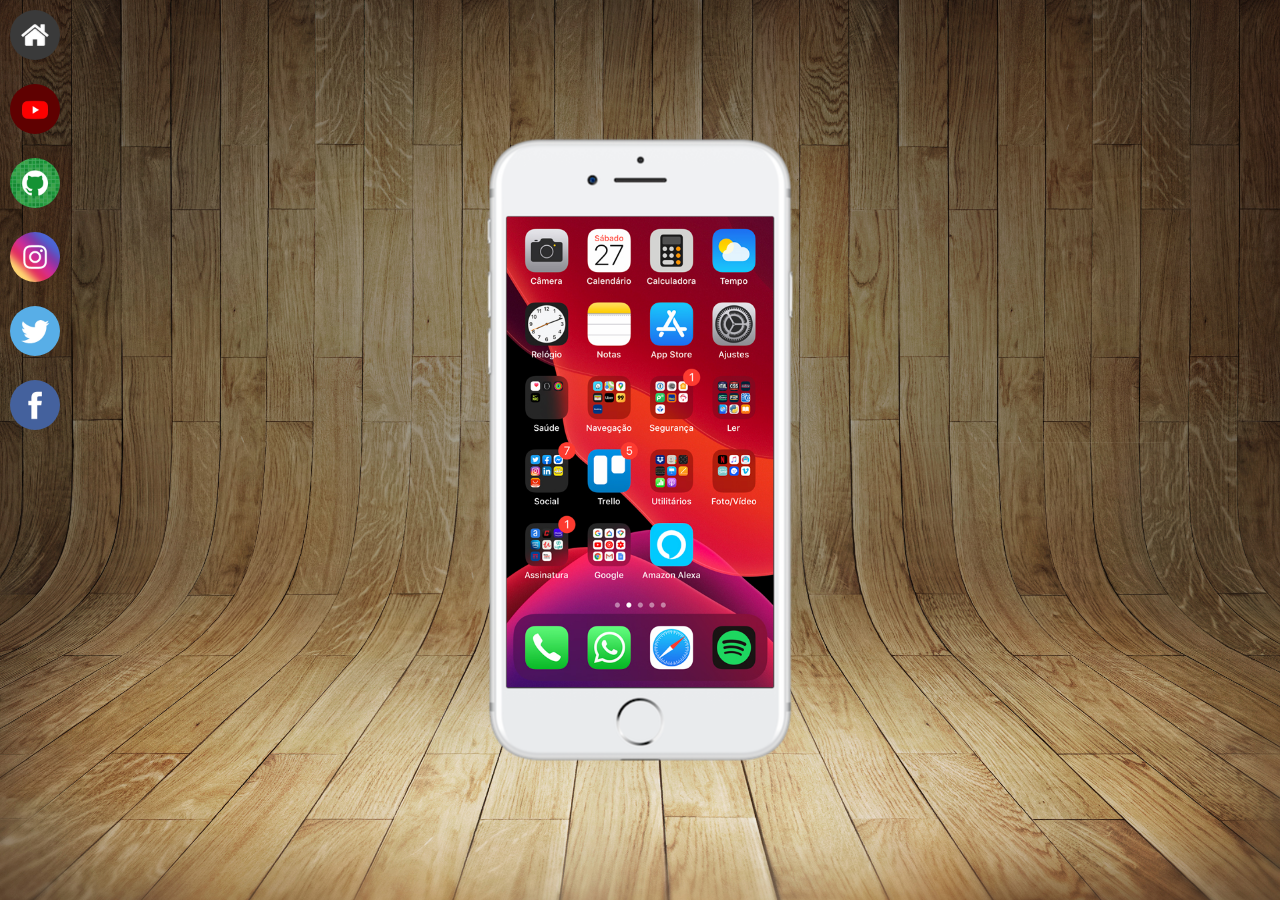
<file: index.html>
<!DOCTYPE html>
<html lang="pt-br">
<head>
    <meta charset="UTF-8">
    <meta http-equiv="X-UA-Compatible" content="IE=edge">
    <meta name="viewport" content="width=device-width, initial-scale=1.0">
    <link rel="shortcut icon" href="favicon.ico" type="image/x-icon">

    <link rel="stylesheet" href="estilos/style.css">

    <title>Projeto Redes Sociais</title>
</head>


<body>

    <main>
        <section id="telefone">
            <iframe src="home.html" name="tela" id="tela" frameborder="0"></iframe>
        </section>


        <section id="redes-sociais">
            <a href="home.html" target="tela"> <img src="imagens/logo-home.jpg" alt="home"></a> <br>

            <a href="youtube.html" target="tela"> <img src="imagens/logo-youtube.jpg" alt="youtube"></a> <br>

            <a href="github.html" target="tela"> <img src="imagens/logo-github.jpg" alt="github"></a> <br>

            <a href="instagram.html" target="tela"> <img src="imagens/logo-instagram.jpg" alt="instagram"></a> <br>

            <a href="twitter.html" target="tela"> <img src="imagens/logo-twitter.jpg" alt="twitter"></a> <br>

            <a href="facebook.html" target="tela"> <img src="imagens/logo-facebook.jpg" alt="home"></a> <br>
        </section>
    </main>
    
</body>
</html>
</file>
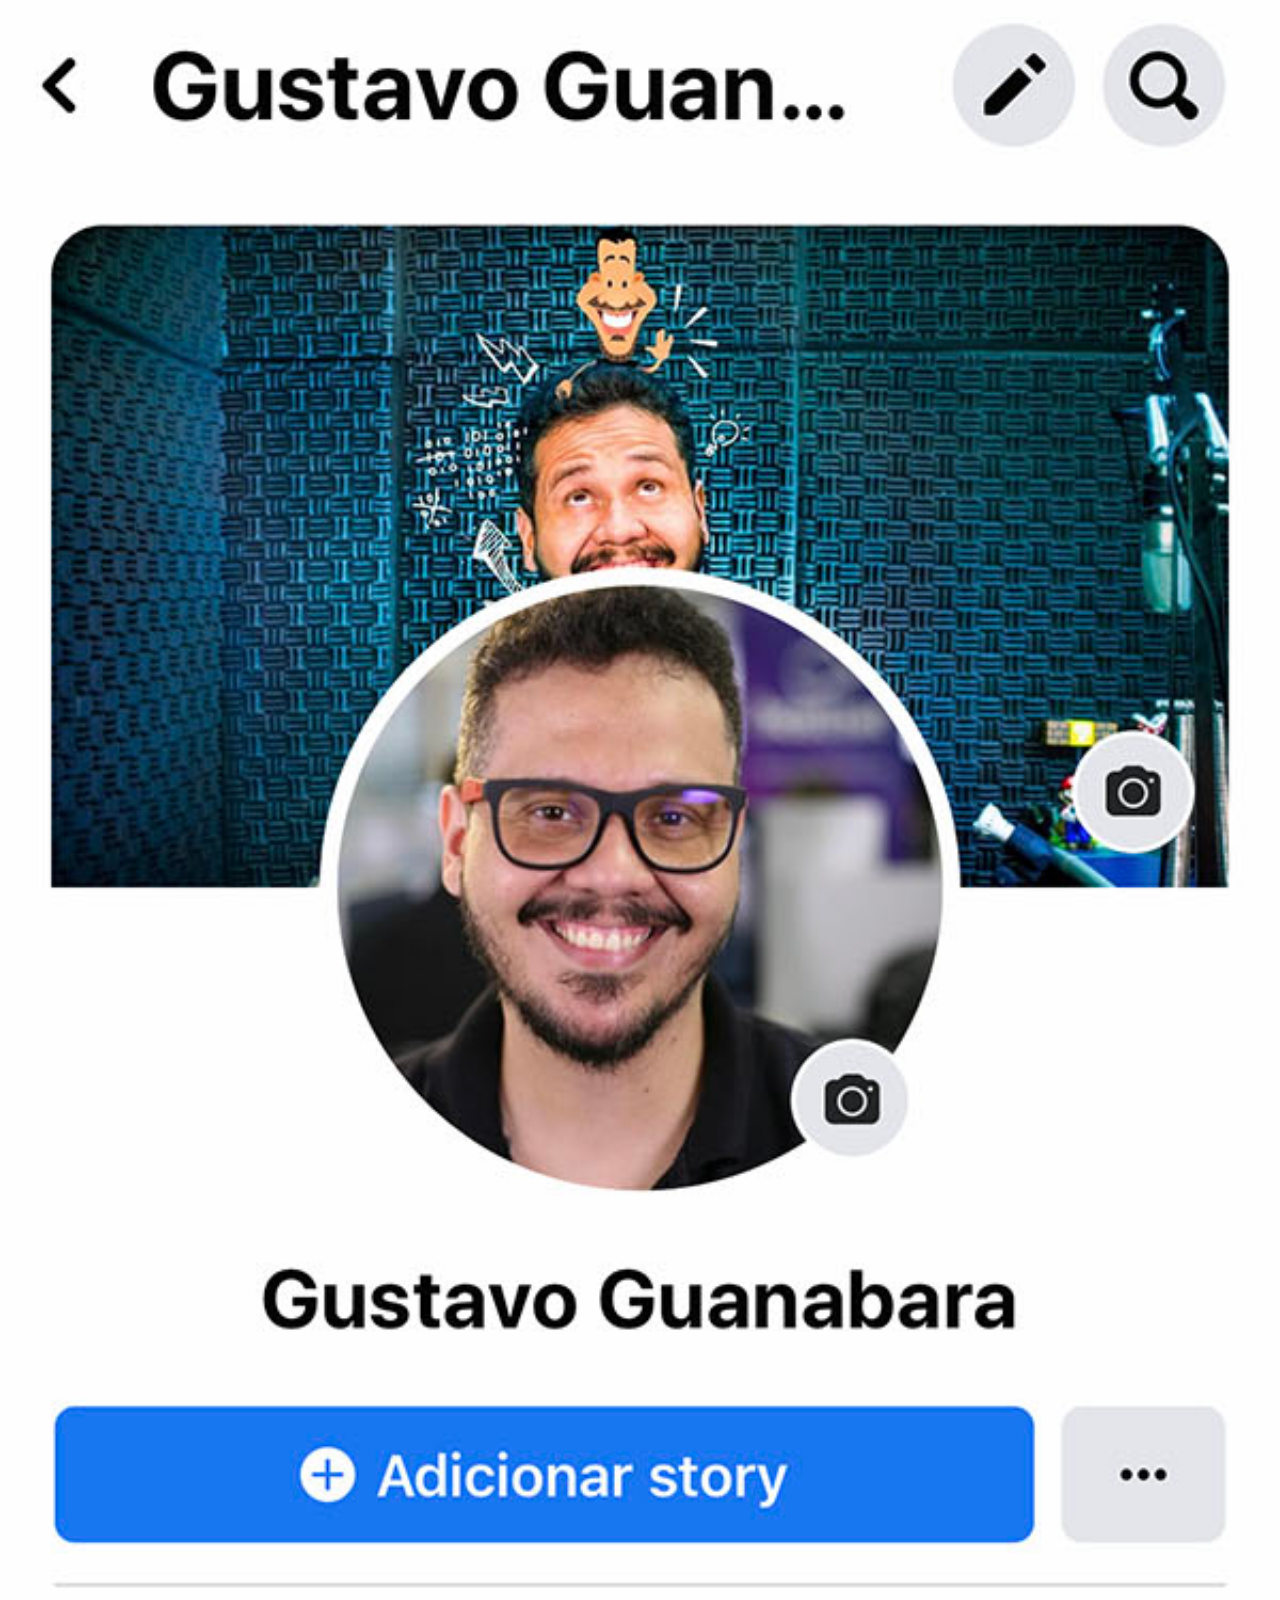
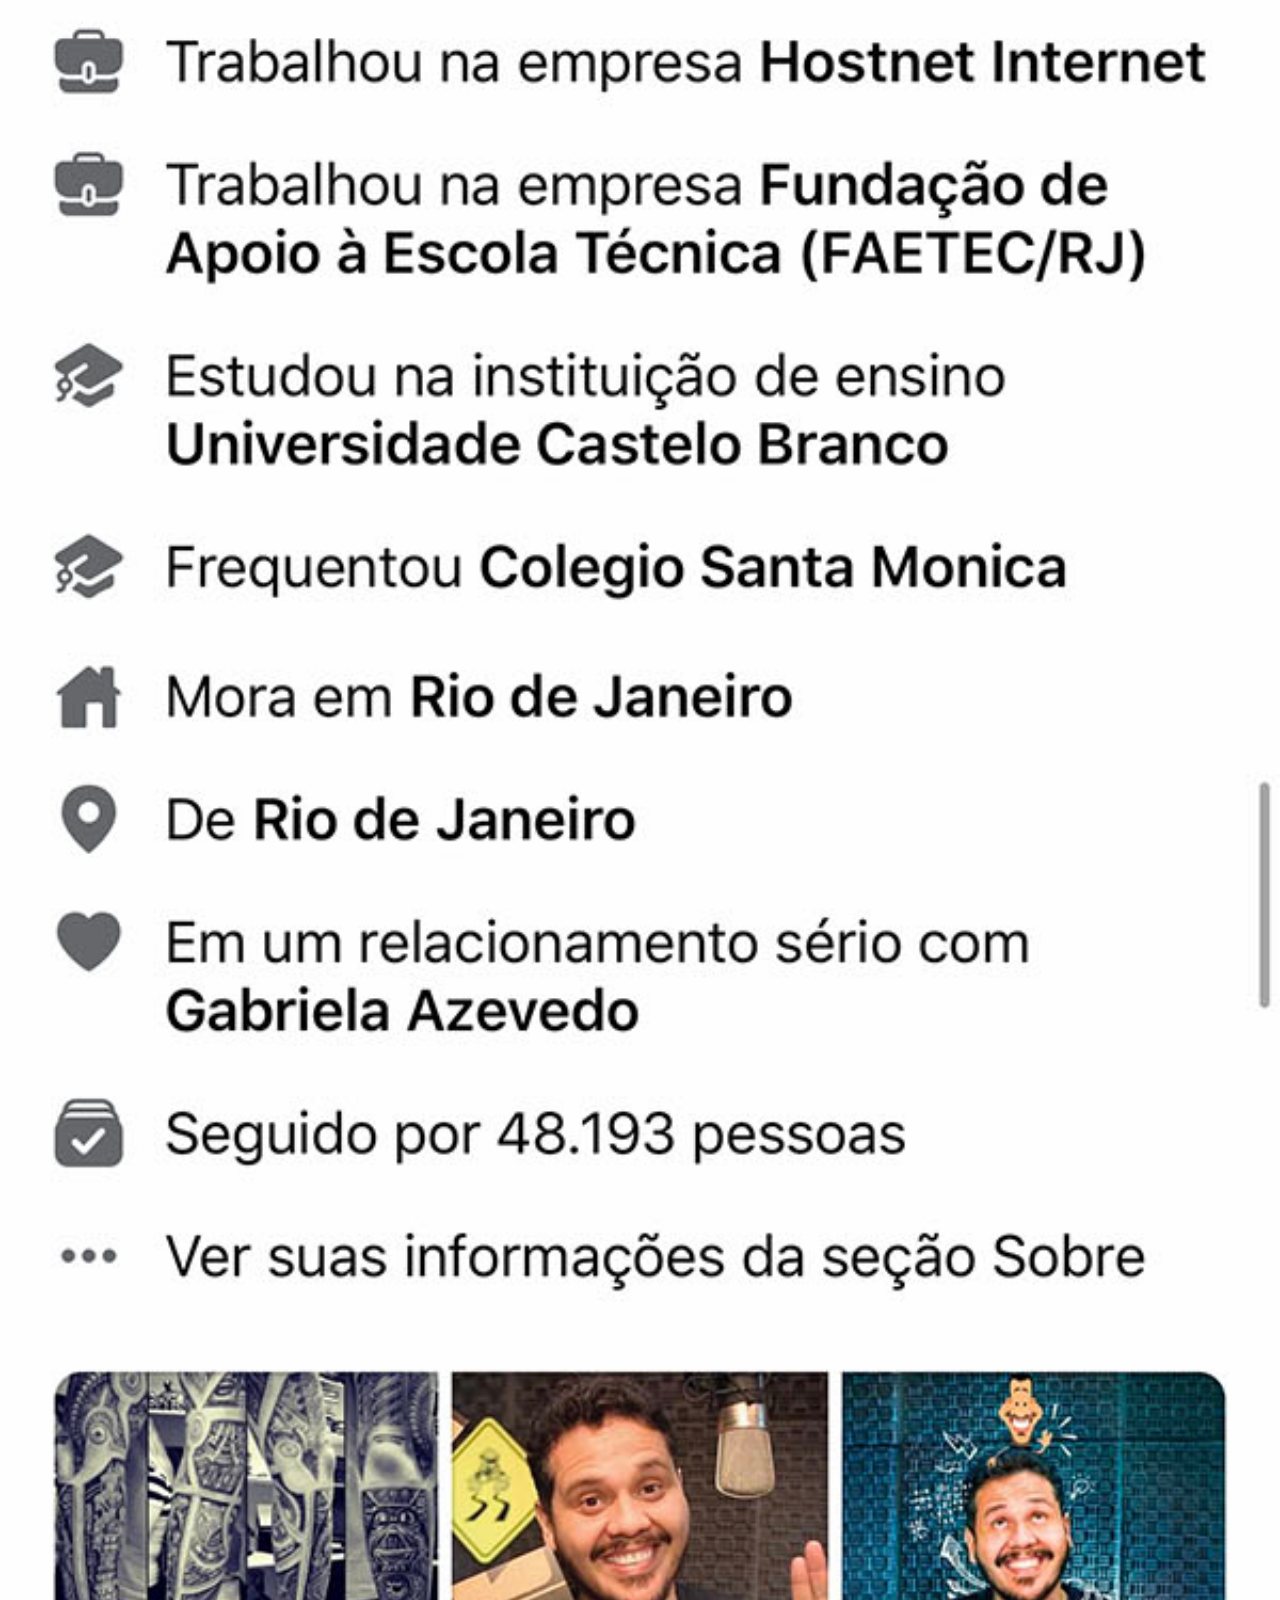
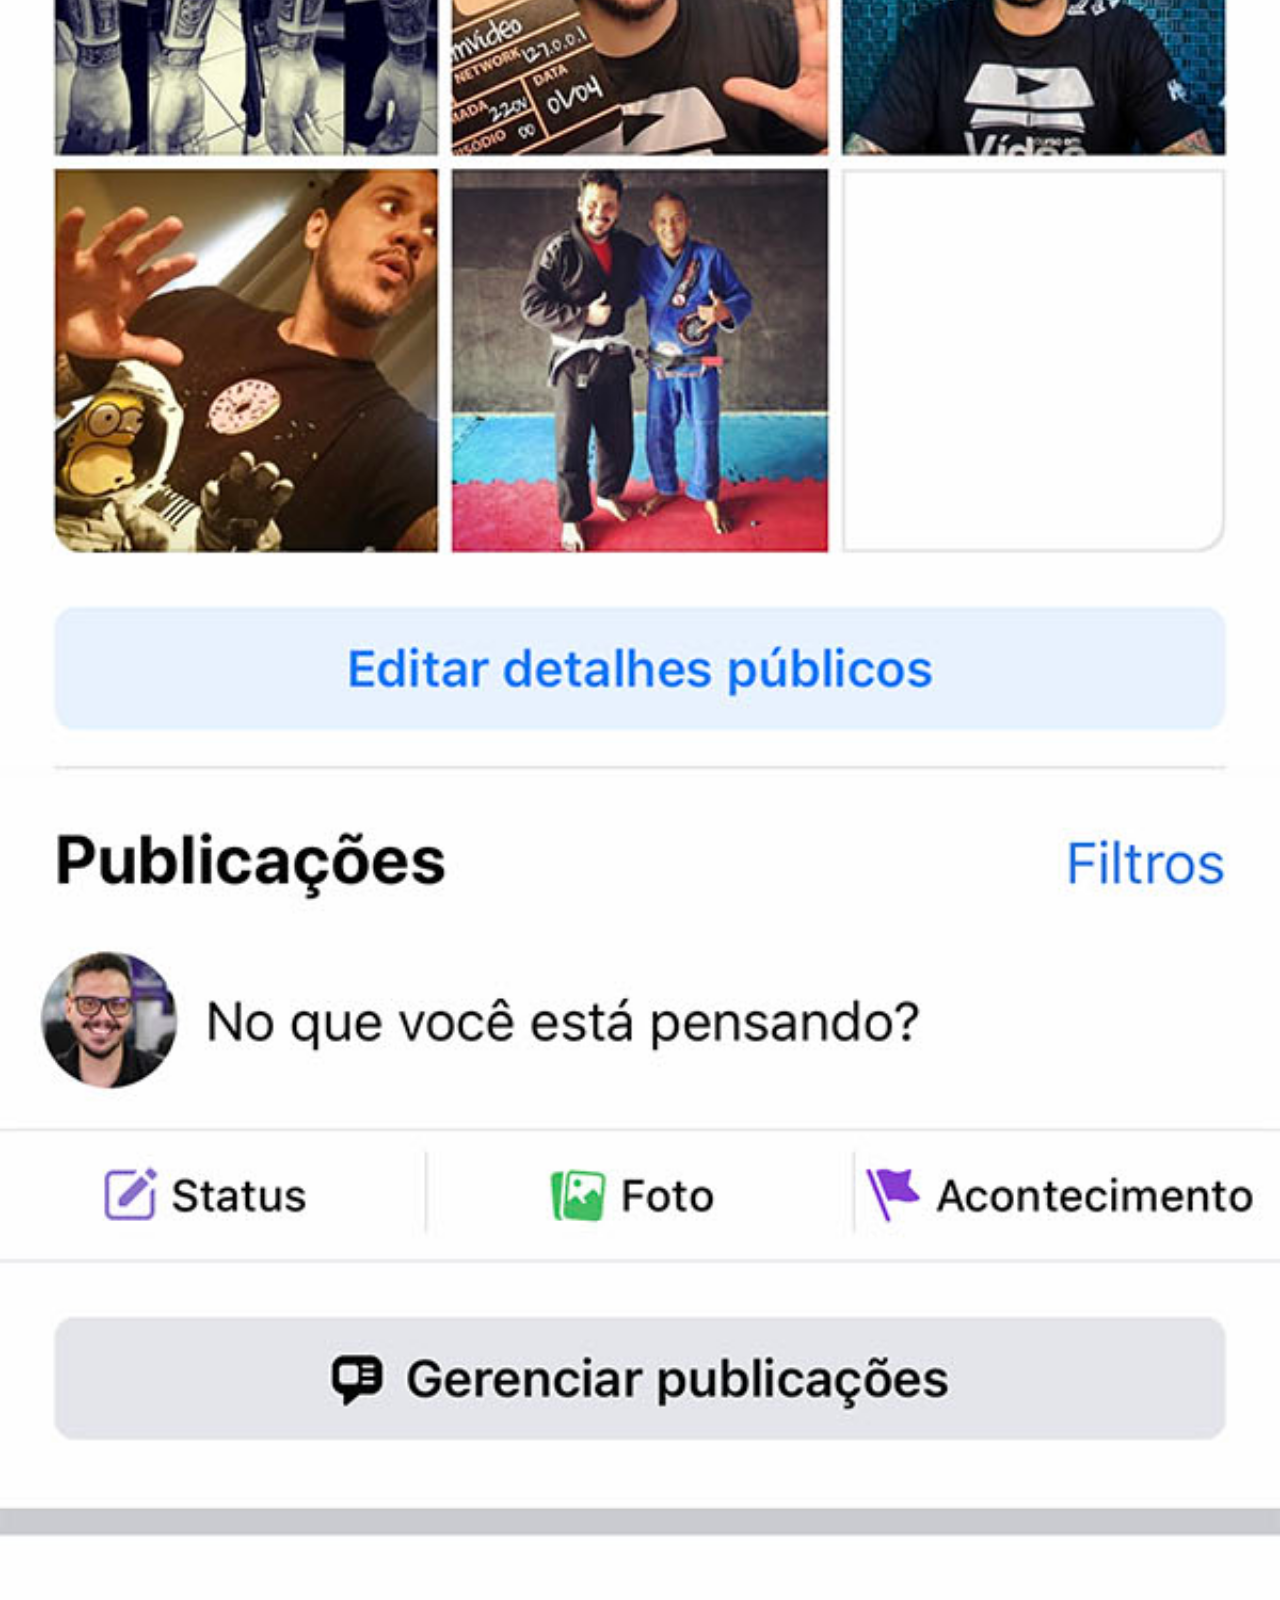
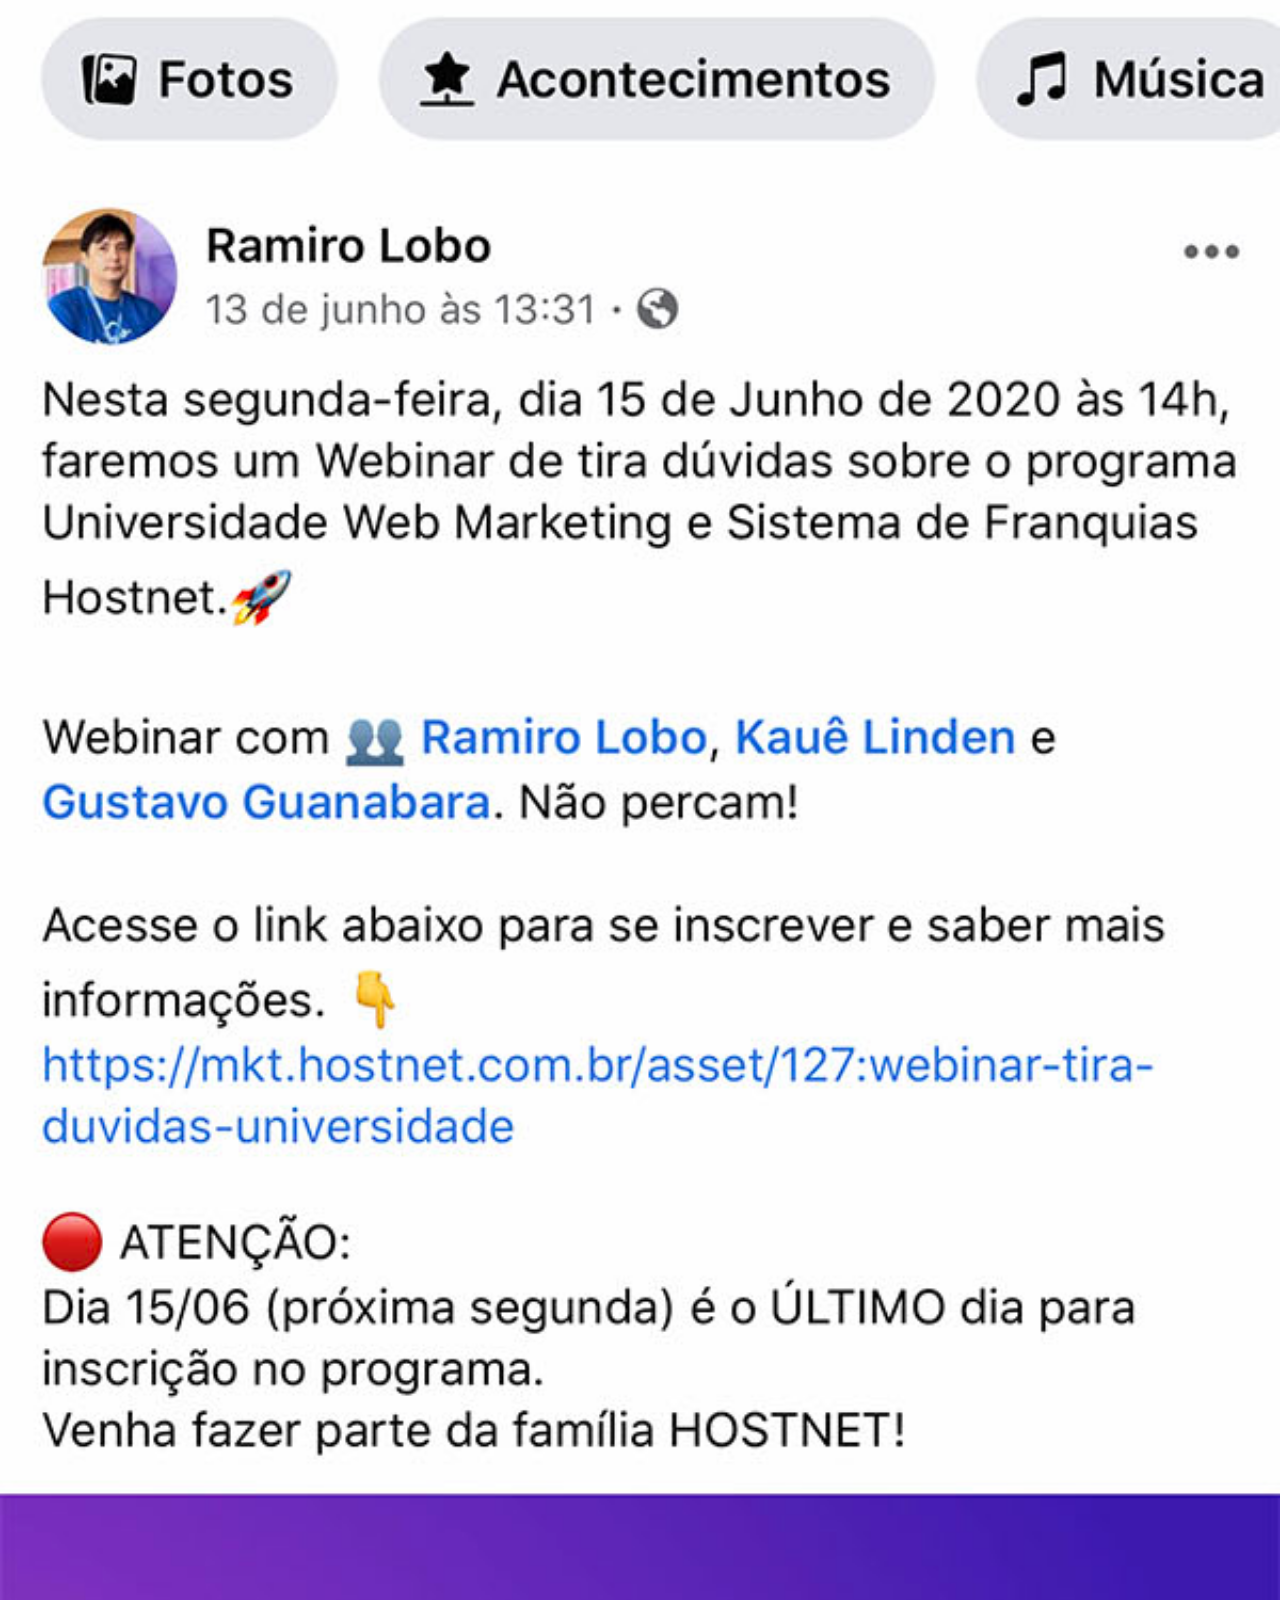
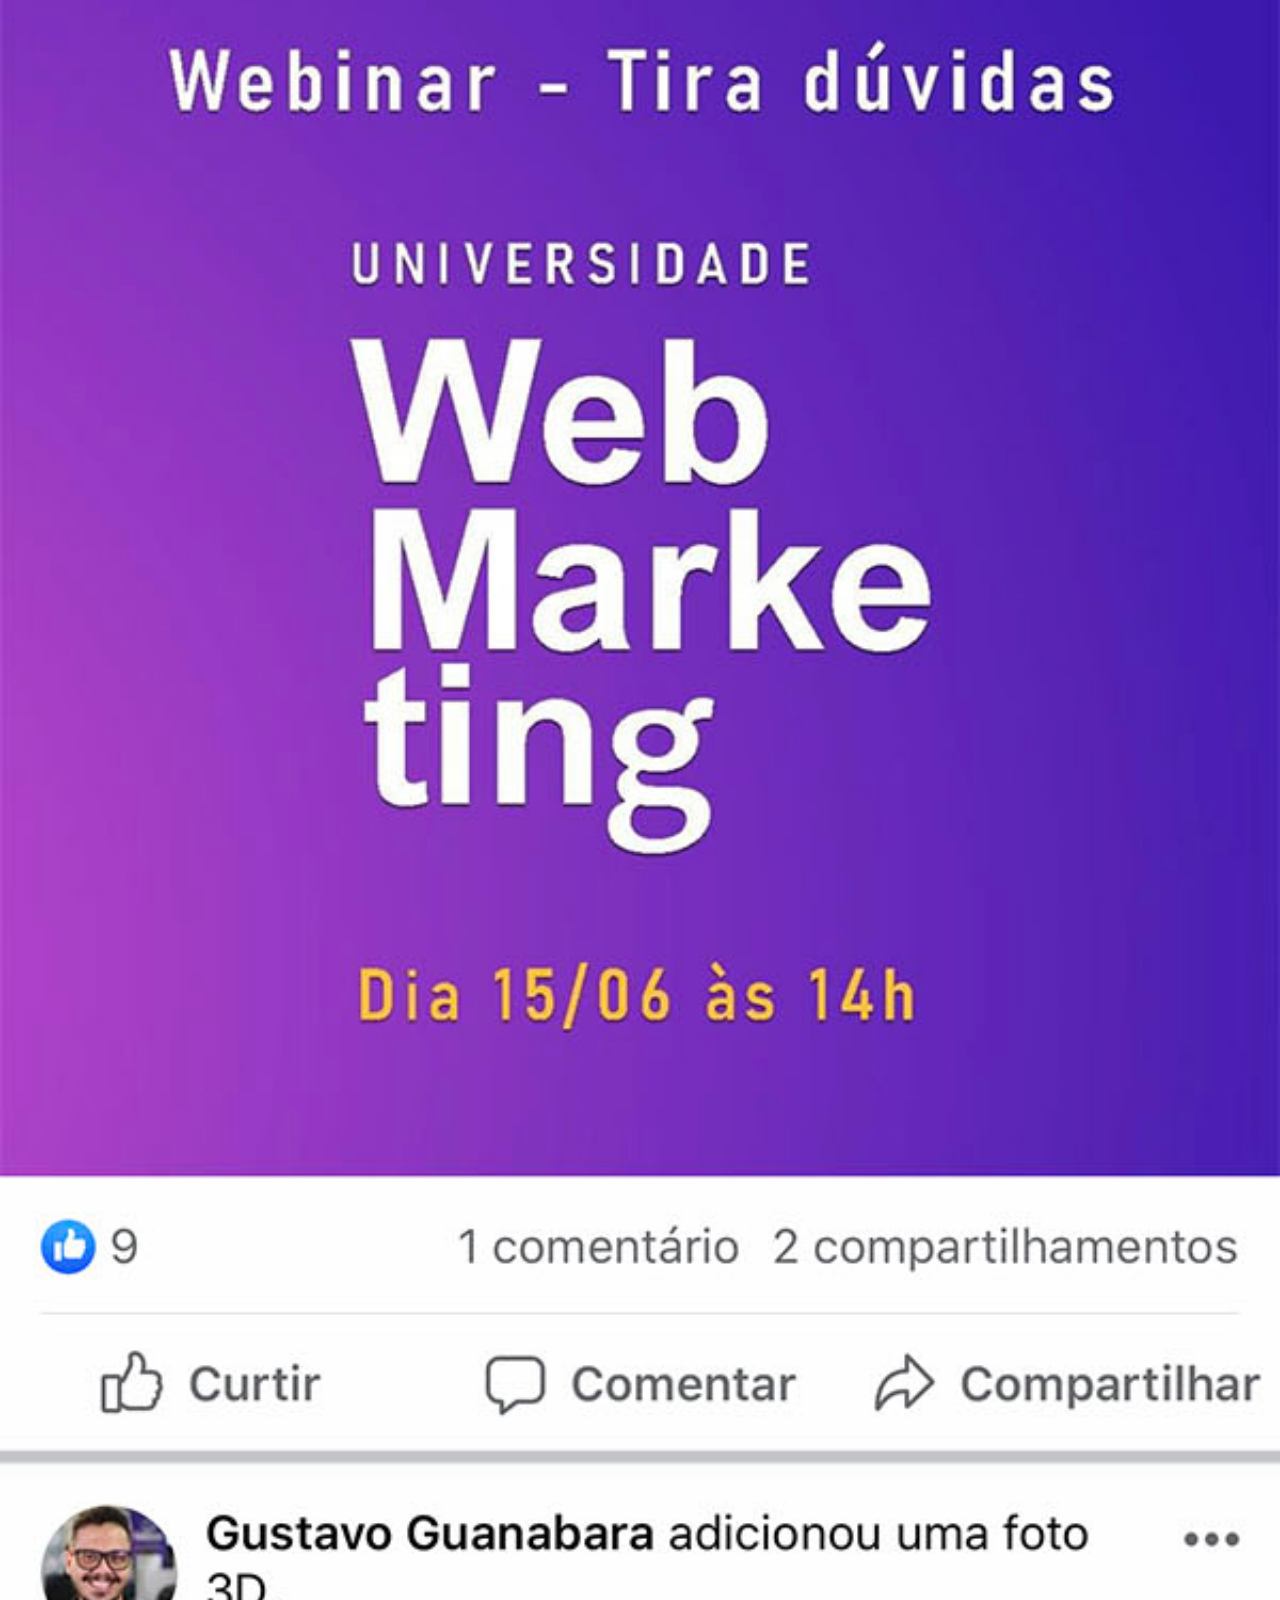
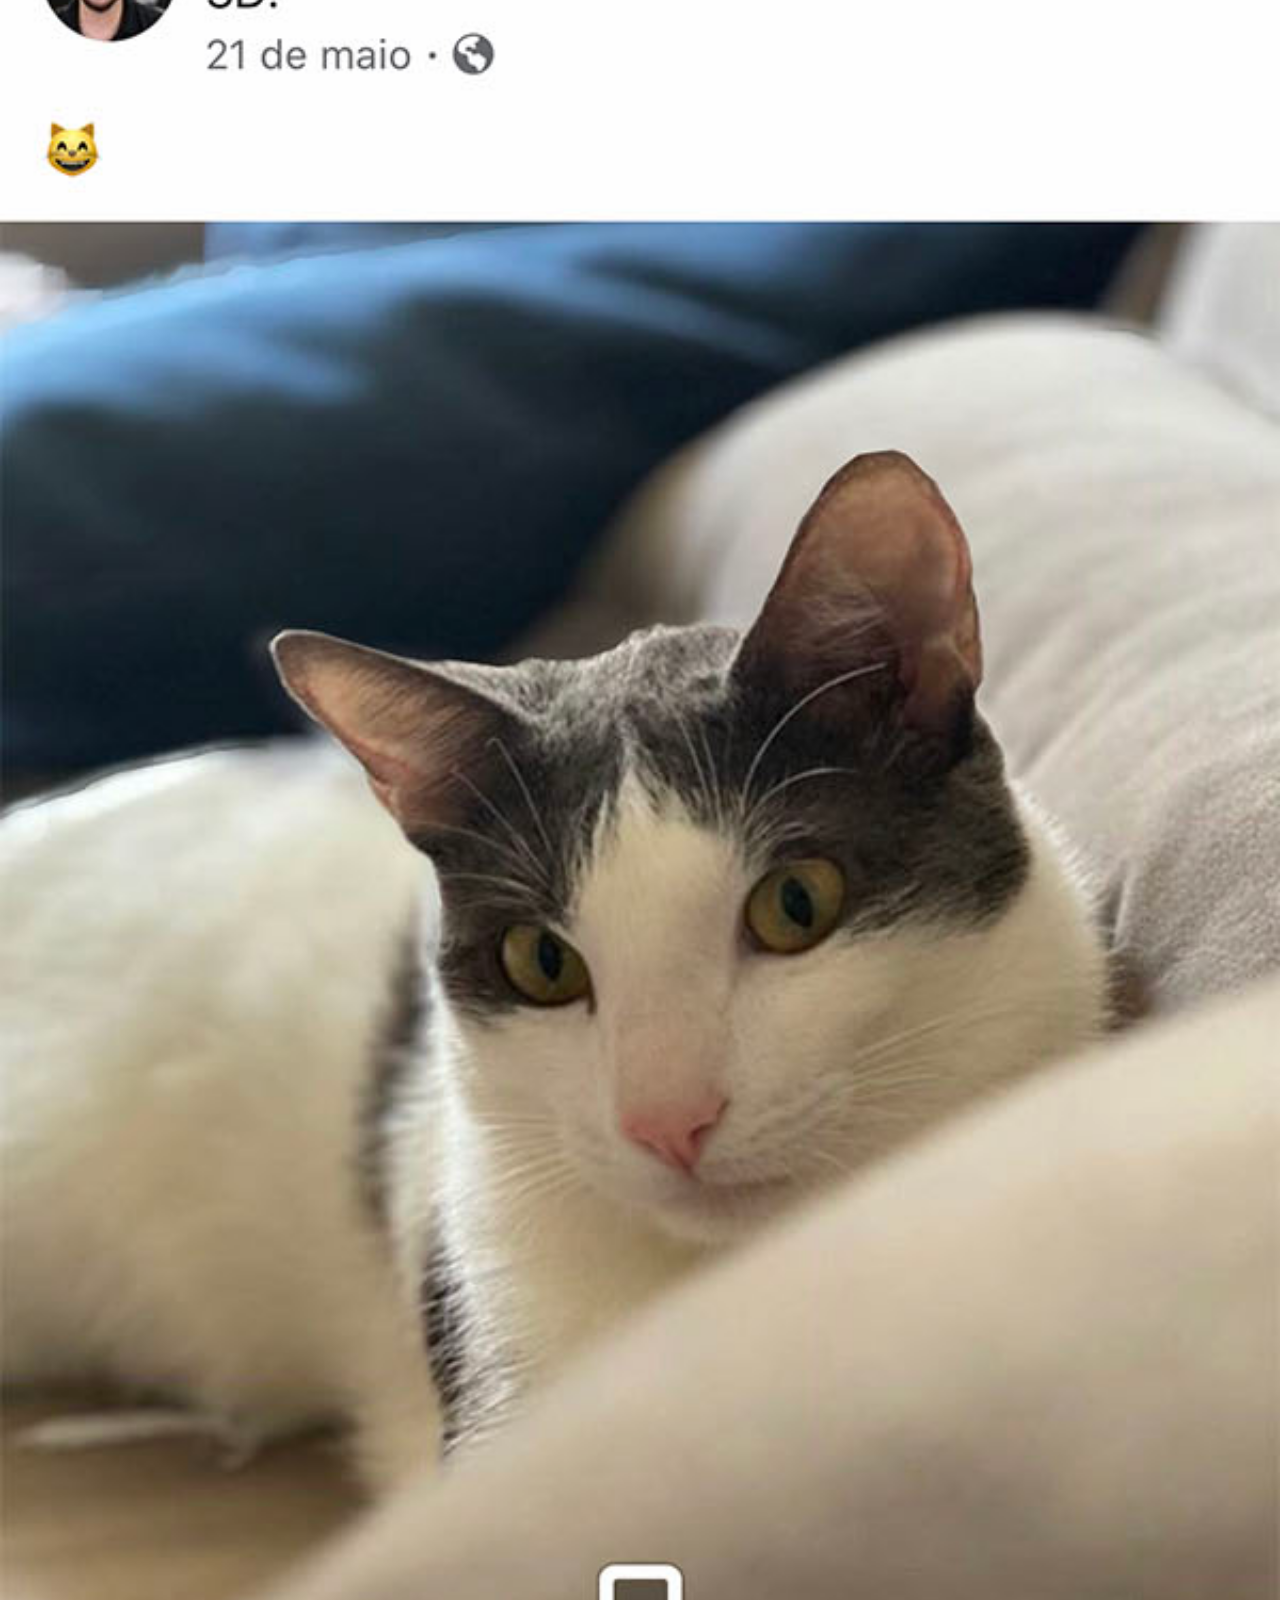
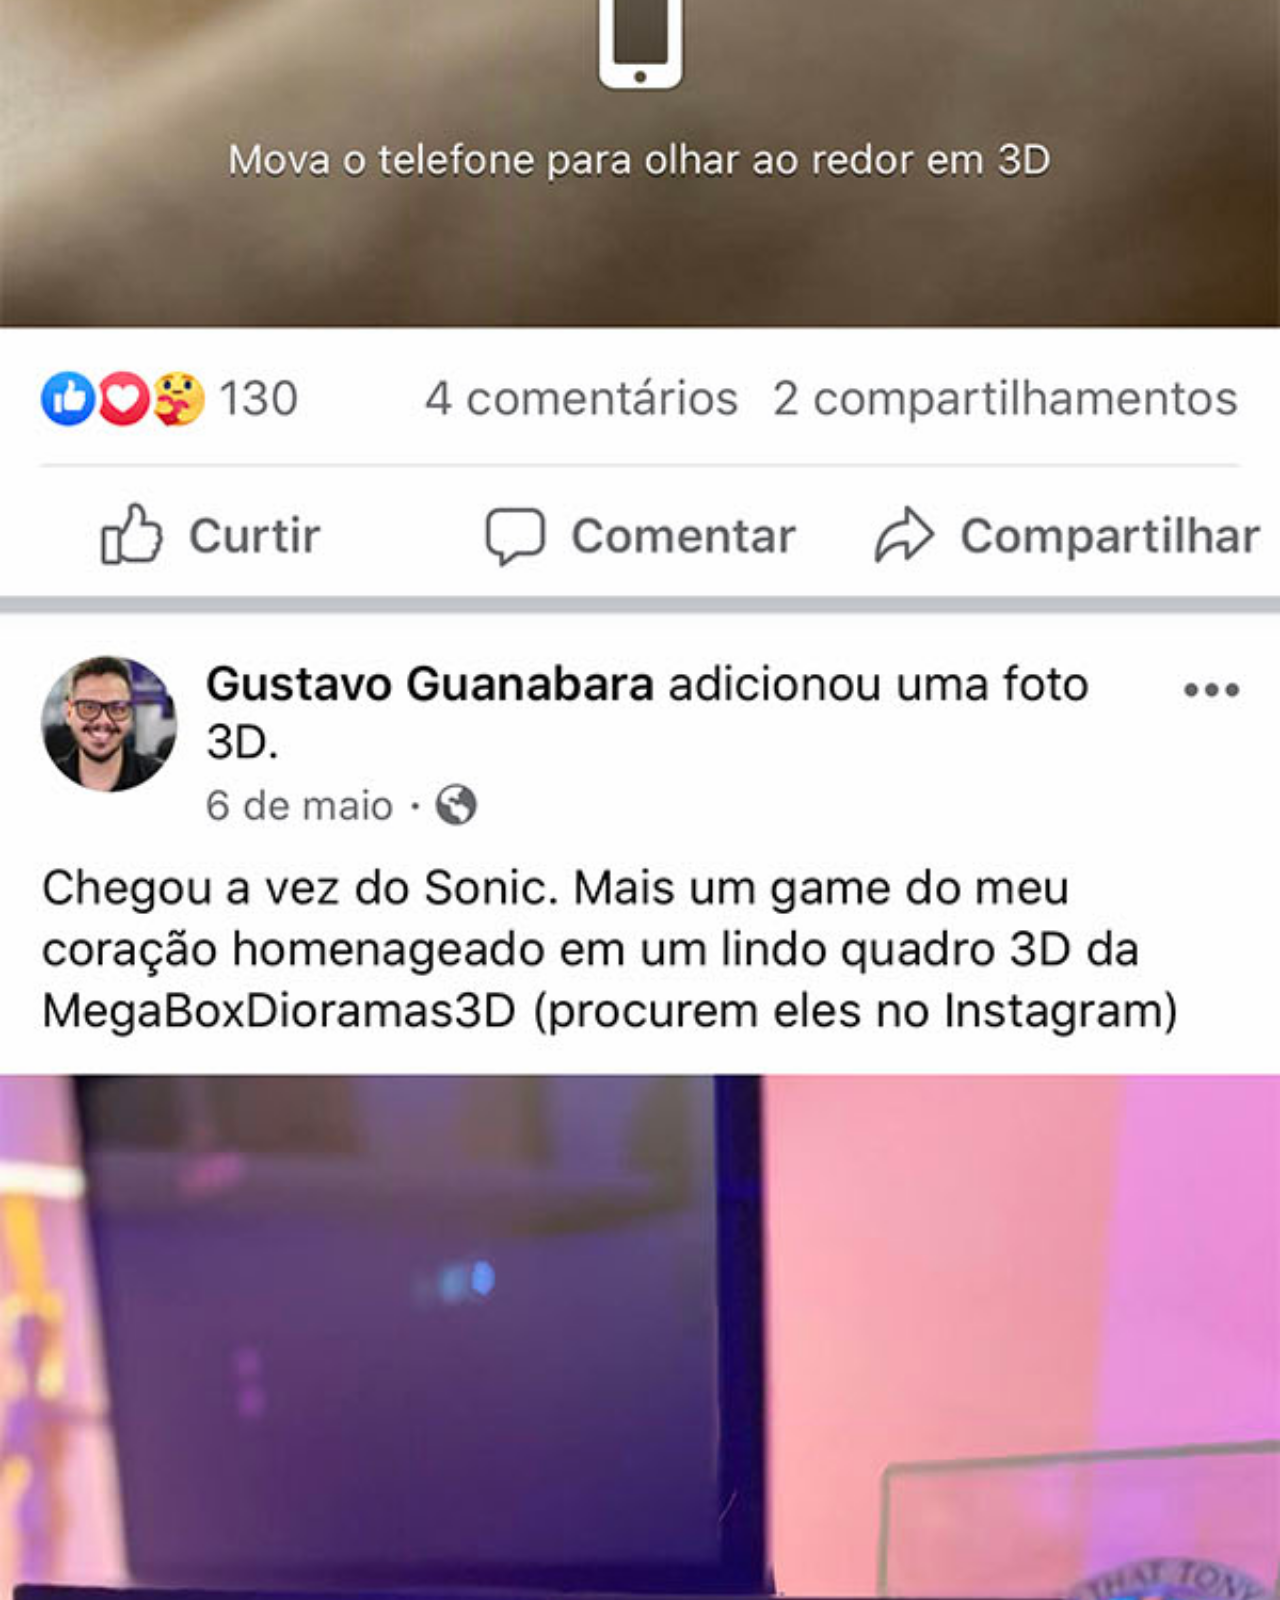
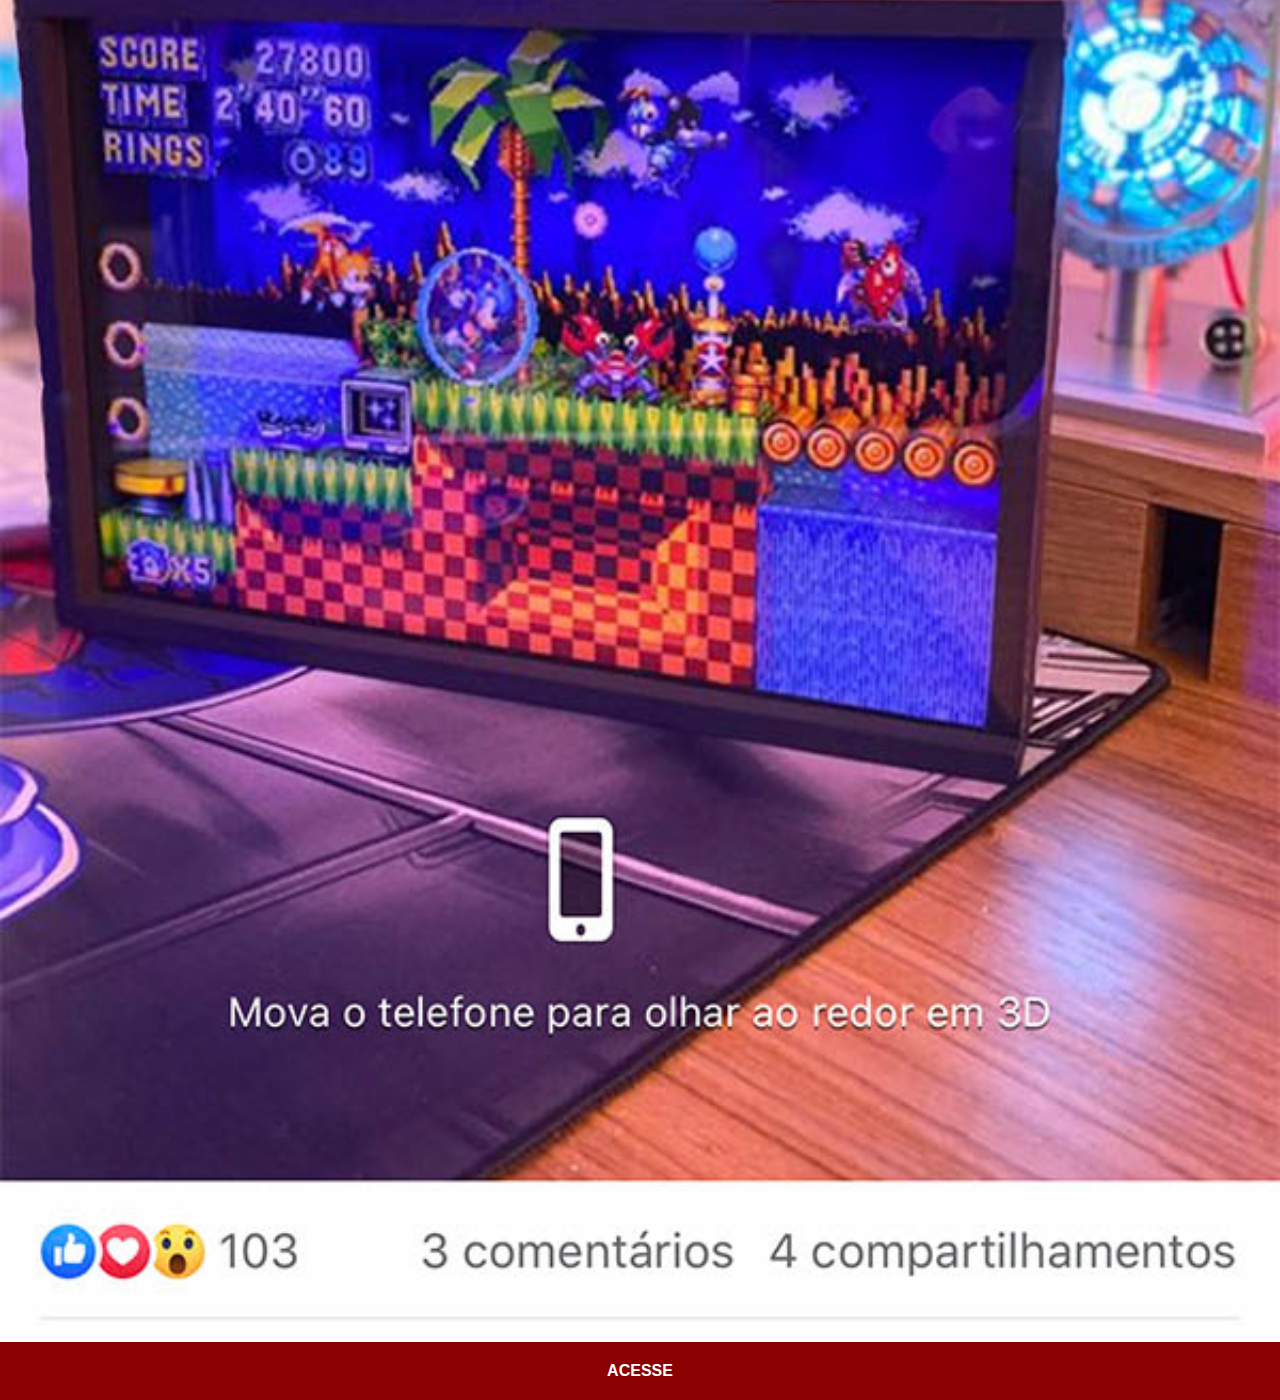
<file: facebook.html>
<!DOCTYPE html>
<html lang="pt-br">
<head>
    <meta charset="UTF-8">
    <meta http-equiv="X-UA-Compatible" content="IE=edge">
    <meta name="viewport" content="width=device-width, initial-scale=1.0">
    <title>Facebook</title>
         <link rel="stylesheet" href="estilos/social.css">
    </head>

<body>
    <img src="imagens/tela-facebook.jpg" alt="Facebook">
    <a href="https://www.facebook.com" target="_blank">ACESSE</a>
    
</body>
</html>
</file>
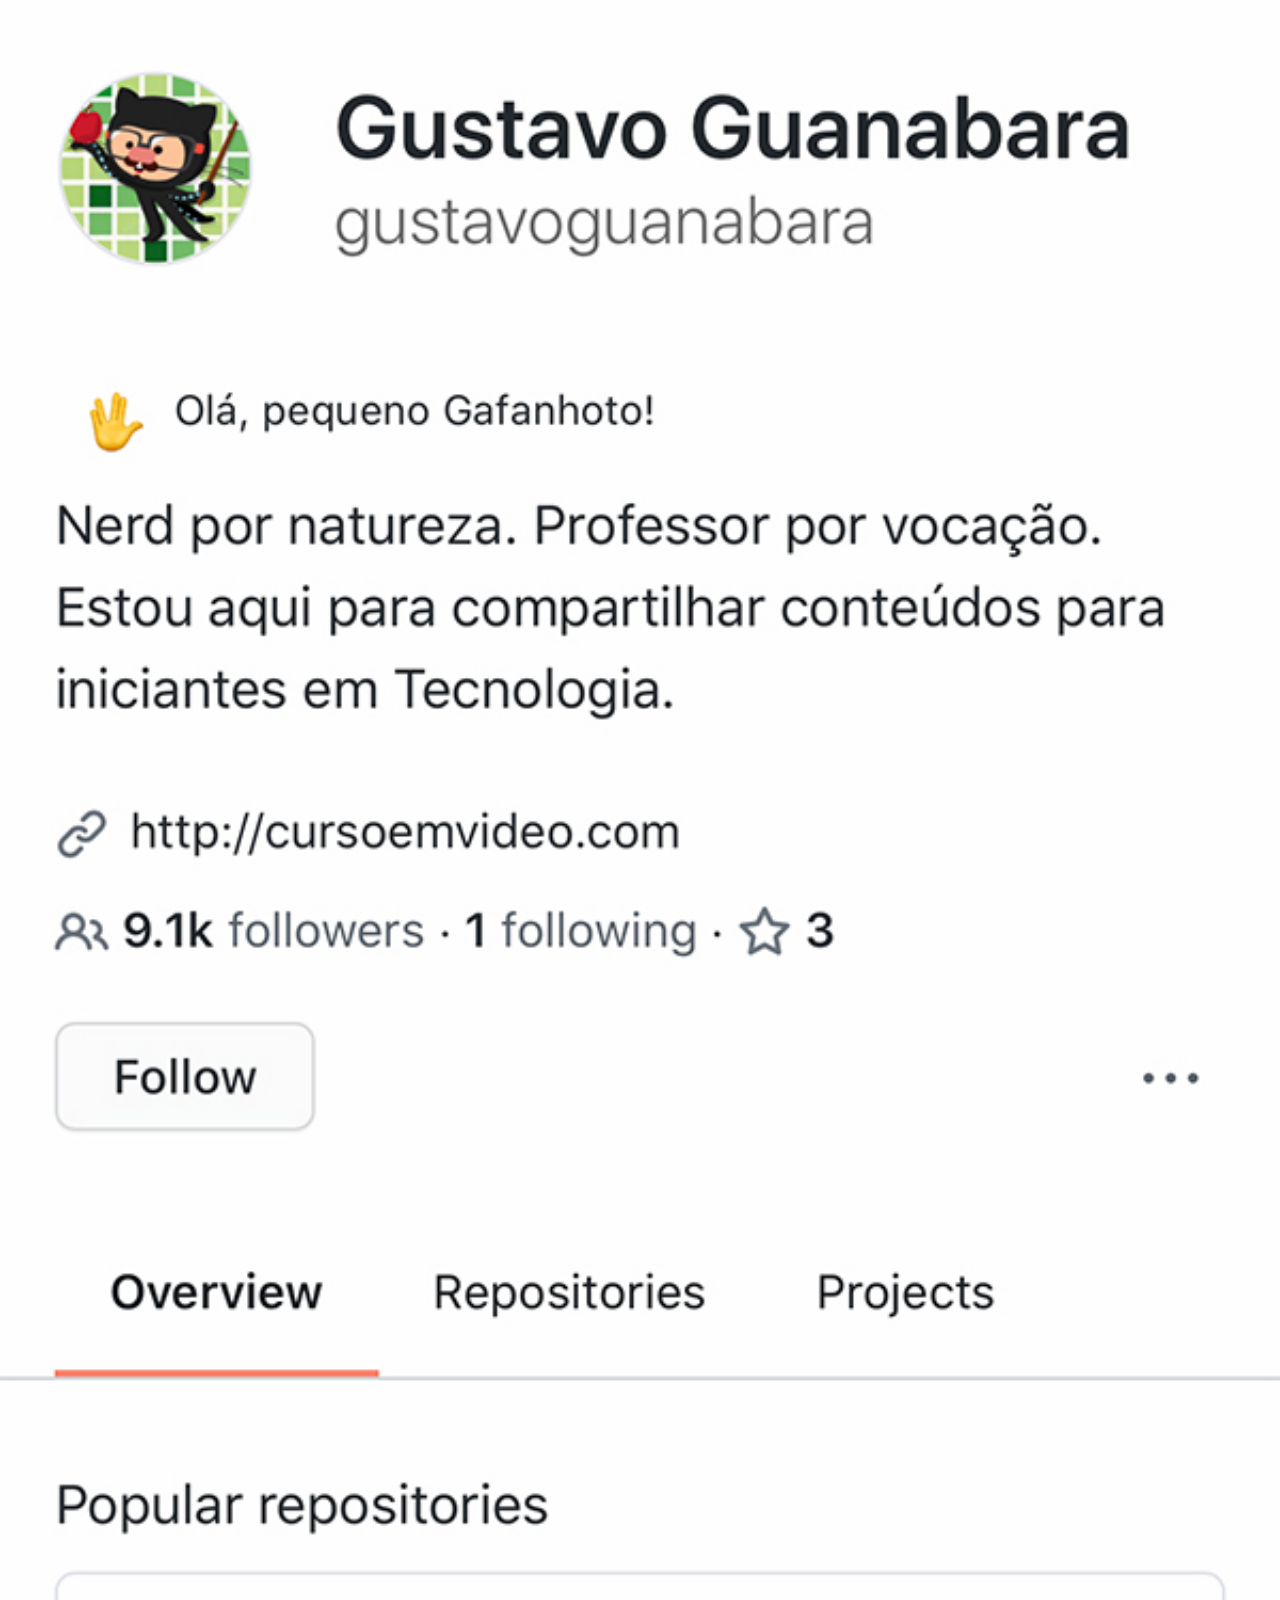
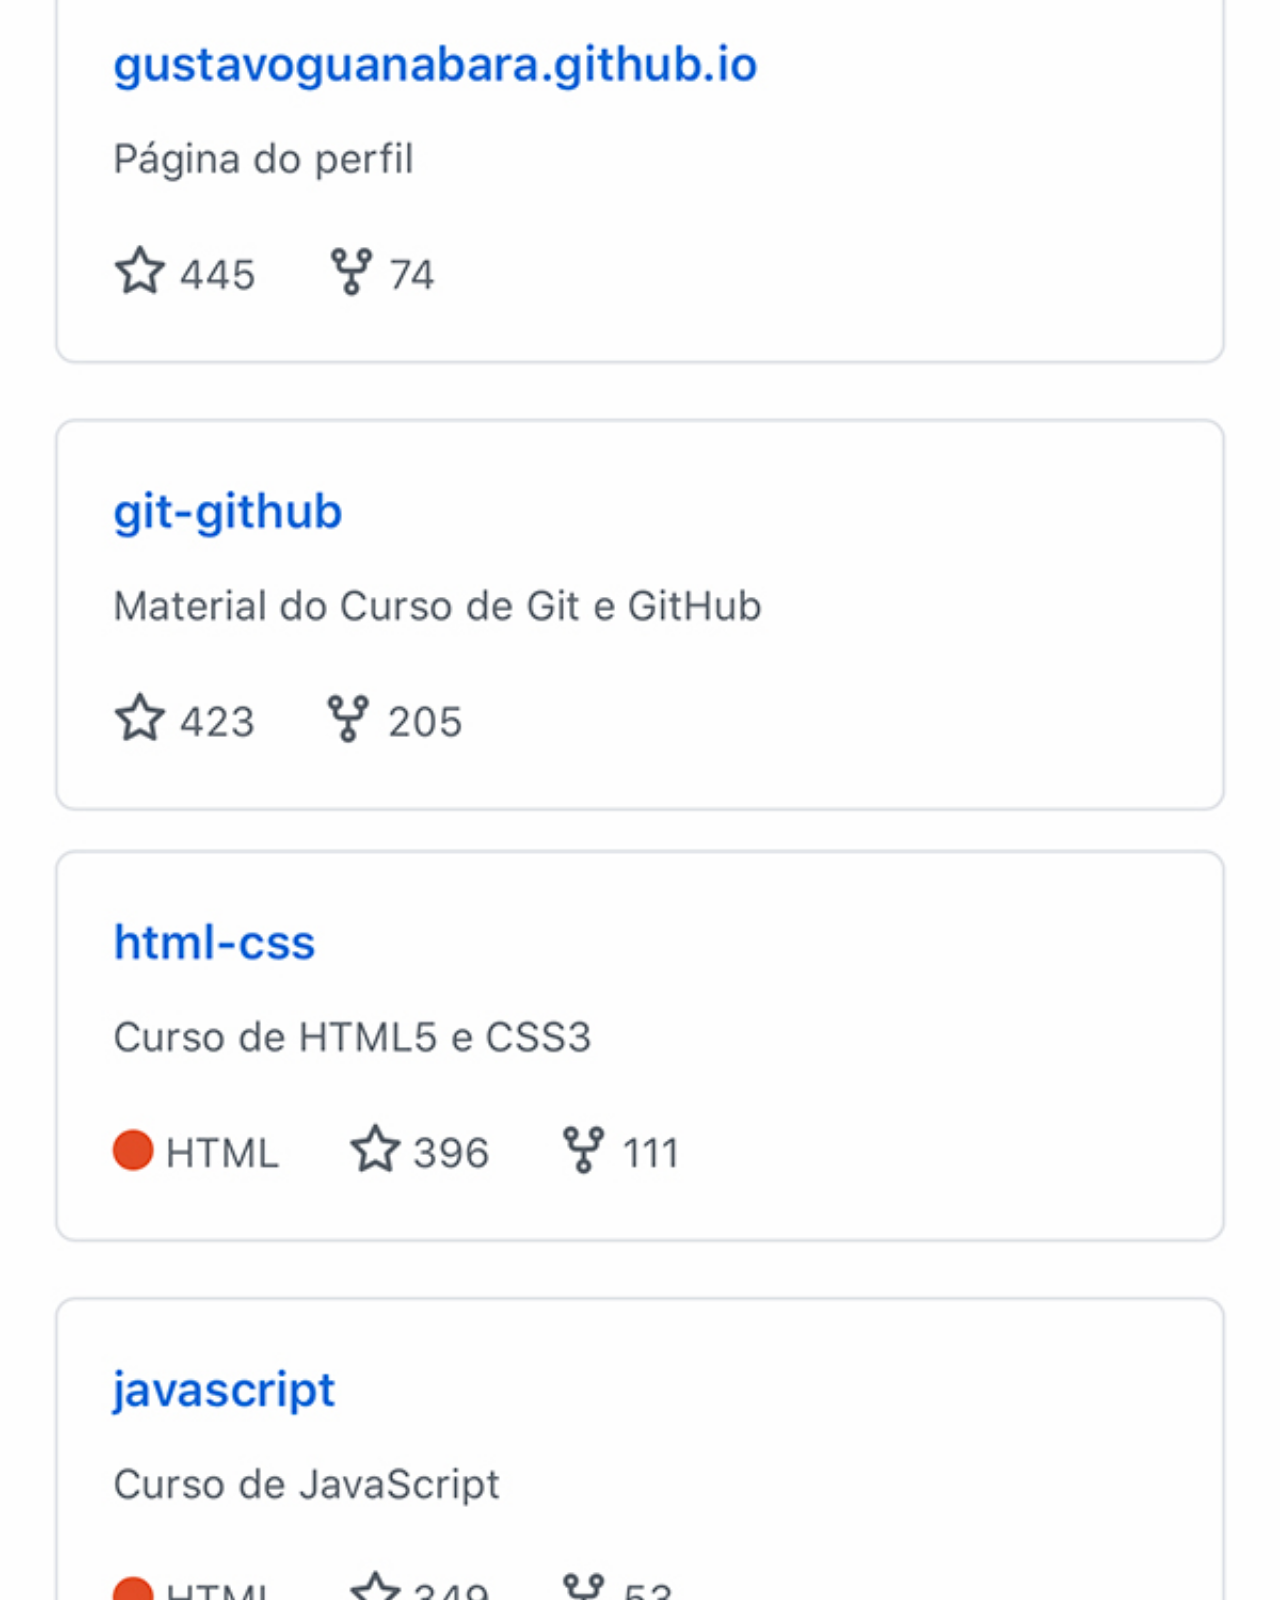
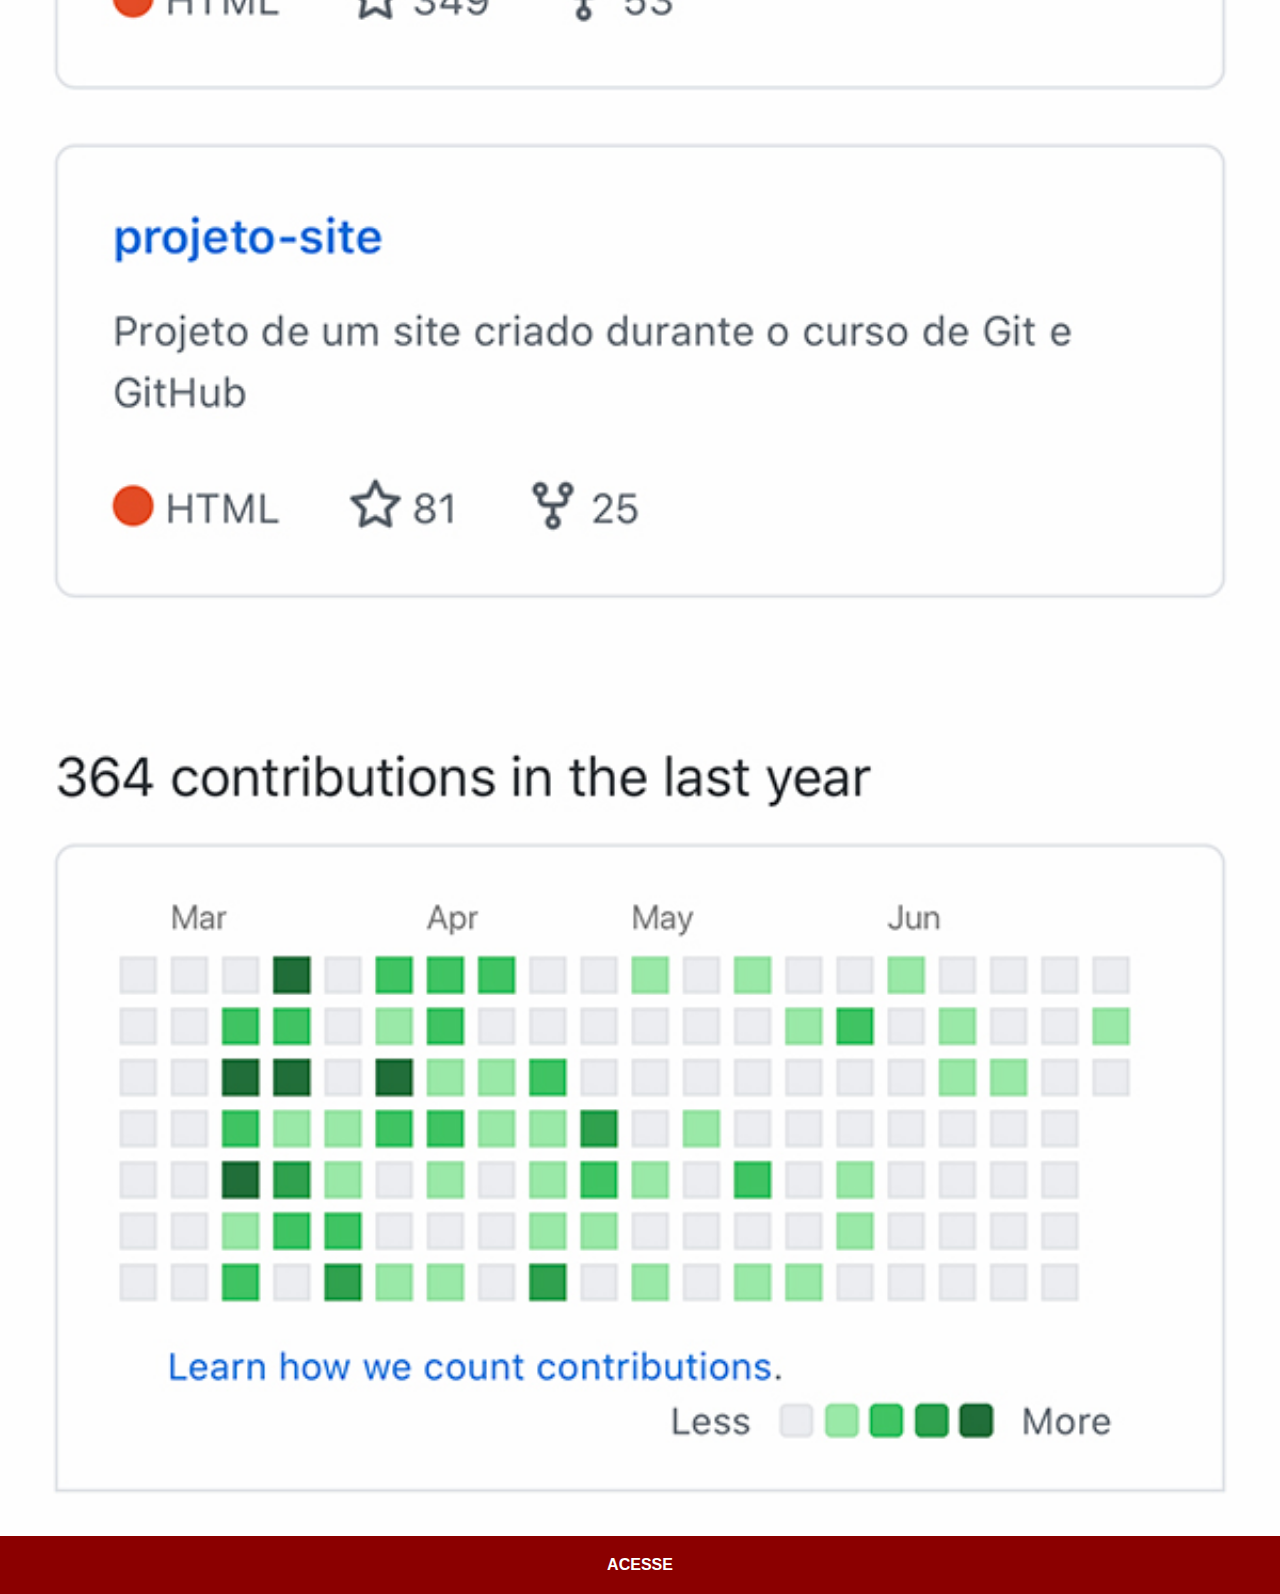
<file: github.html>
<!DOCTYPE html>
<html lang="pt-br">
<head>
    <meta charset="UTF-8">
    <meta http-equiv="X-UA-Compatible" content="IE=edge">
    <meta name="viewport" content="width=device-width, initial-scale=1.0">
    <title>Github</title>

    <link rel="stylesheet" href="estilos/social.css">
    
</head>

<body>
    <img src="imagens/tela-github.jpg" alt="Github">
    <a href="https://github.com/gustavoguanabara/" target="_blank">ACESSE</a>
</body>
</html>
</file>
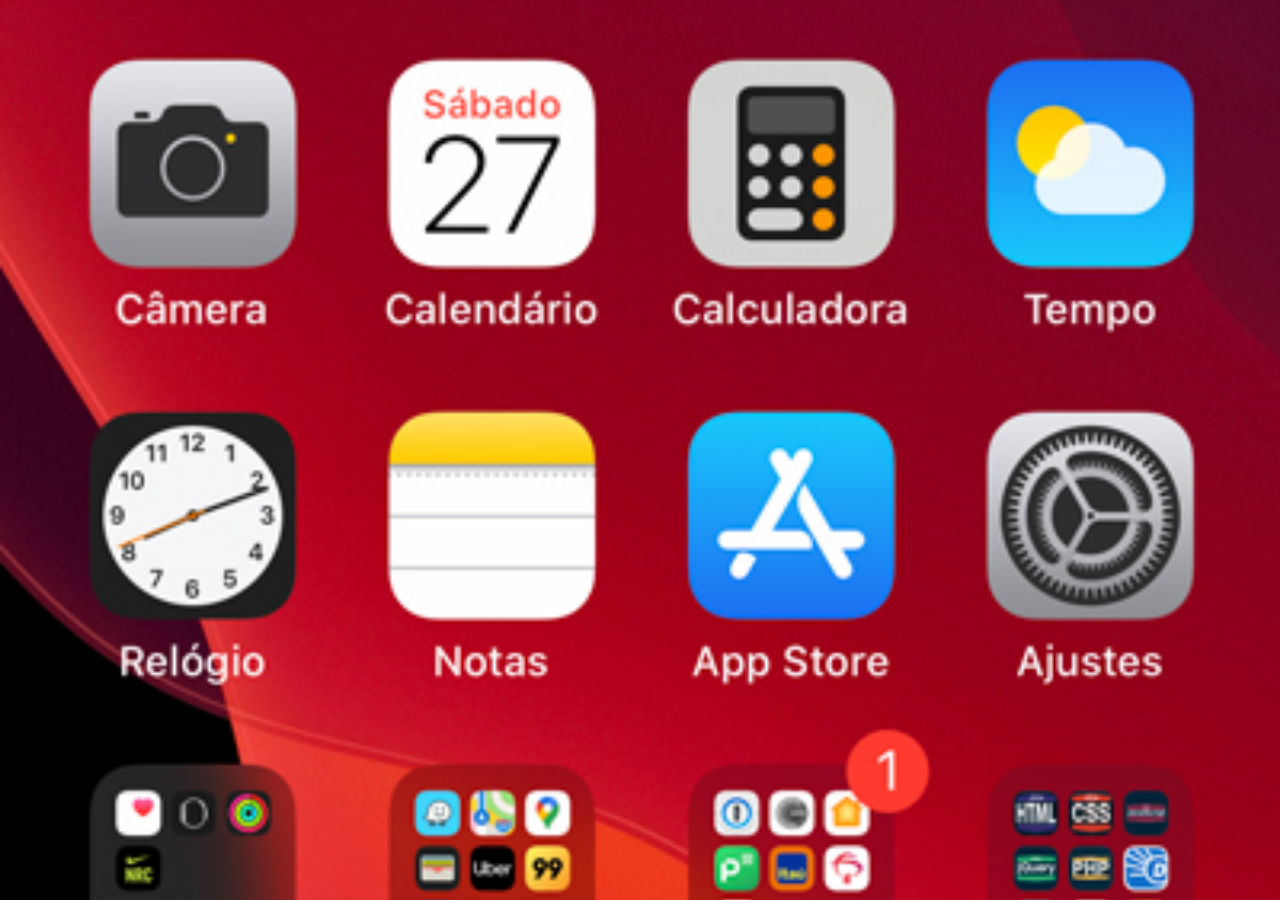
<file: home.html>
<!DOCTYPE html>
<html lang="pt-br">
<head>
    <meta charset="UTF-8">
    <meta http-equiv="X-UA-Compatible" content="IE=edge">
    <meta name="viewport" content="width=device-width, initial-scale=1.0">
    <title>Home</title>
</head>

<style>
    *{
        margin:0px;
        padding:0px;
    }

    body{
        width: 100vw;
        height: 100vh;
        background:url("imagens/tela-home.jpg") no-repeat top center;
        background-size: 100%;
    }
</style>
<body>
</body>
</html>
</file>
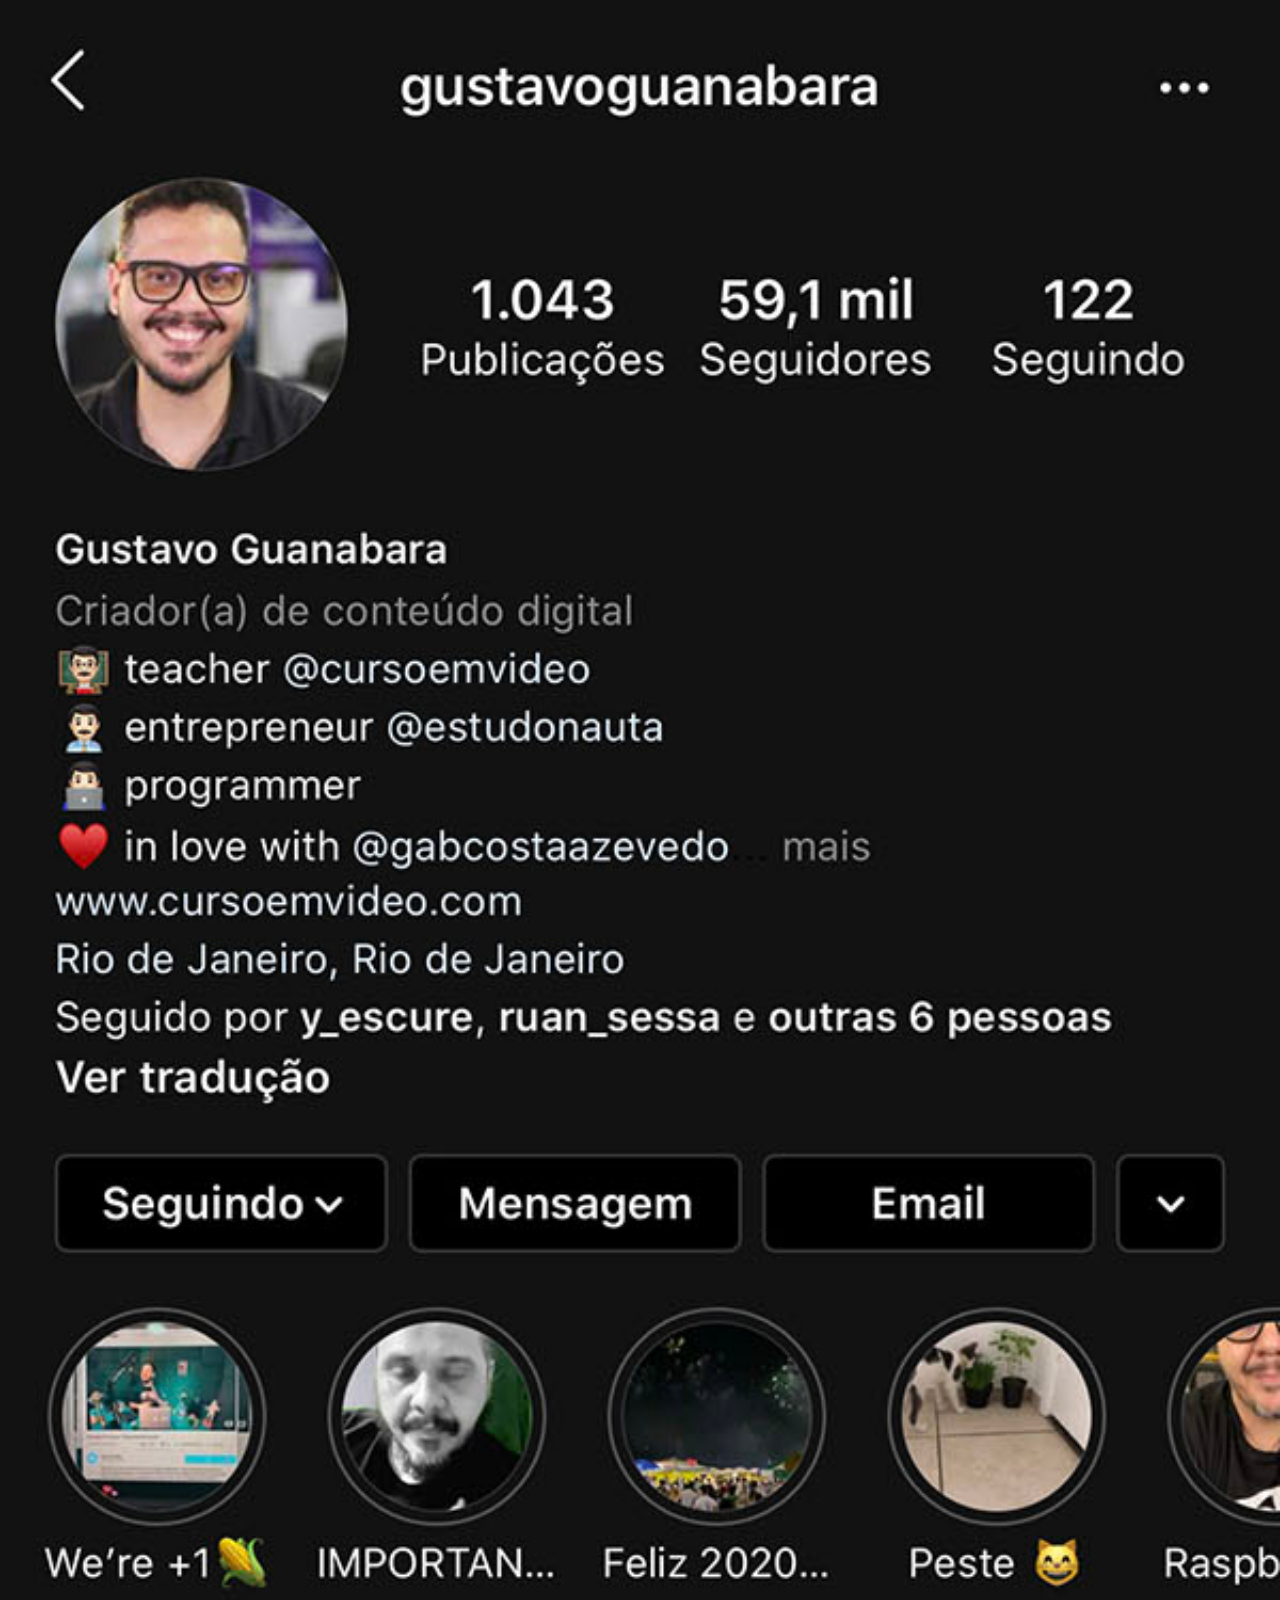
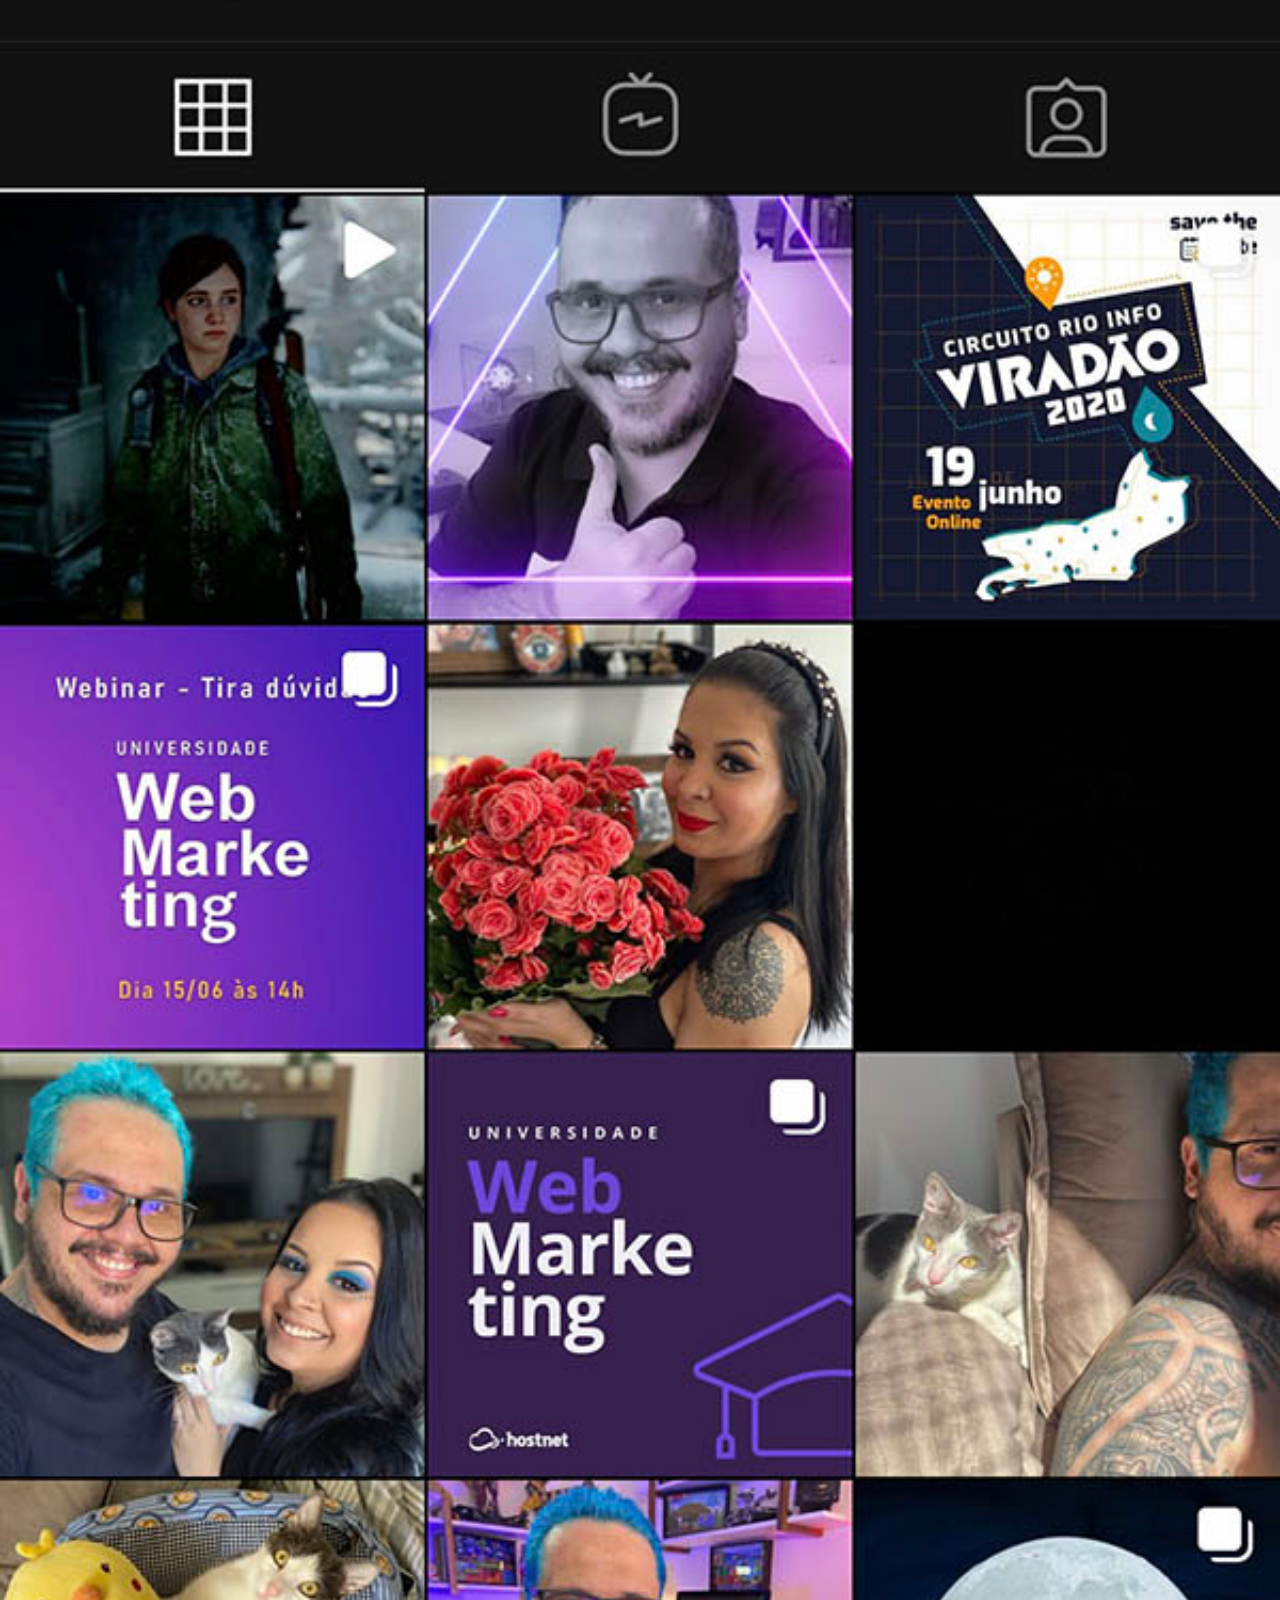
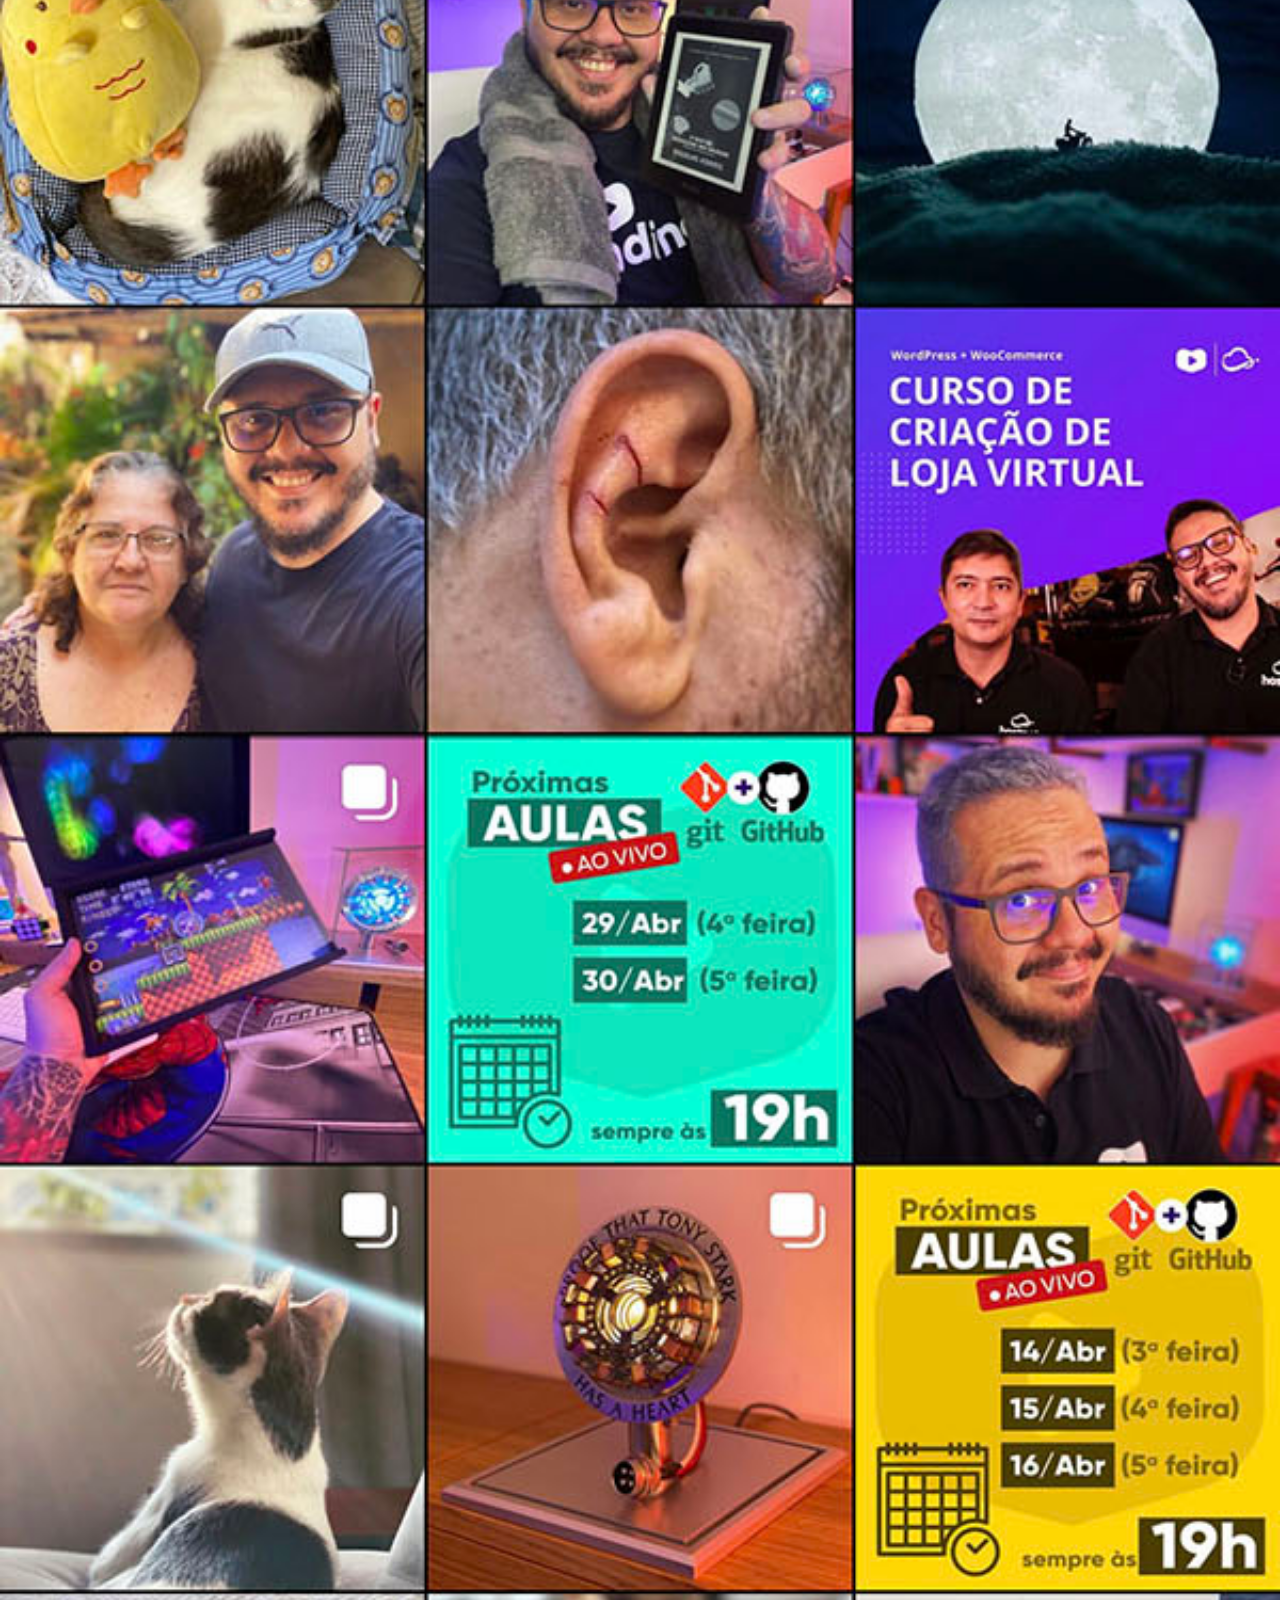
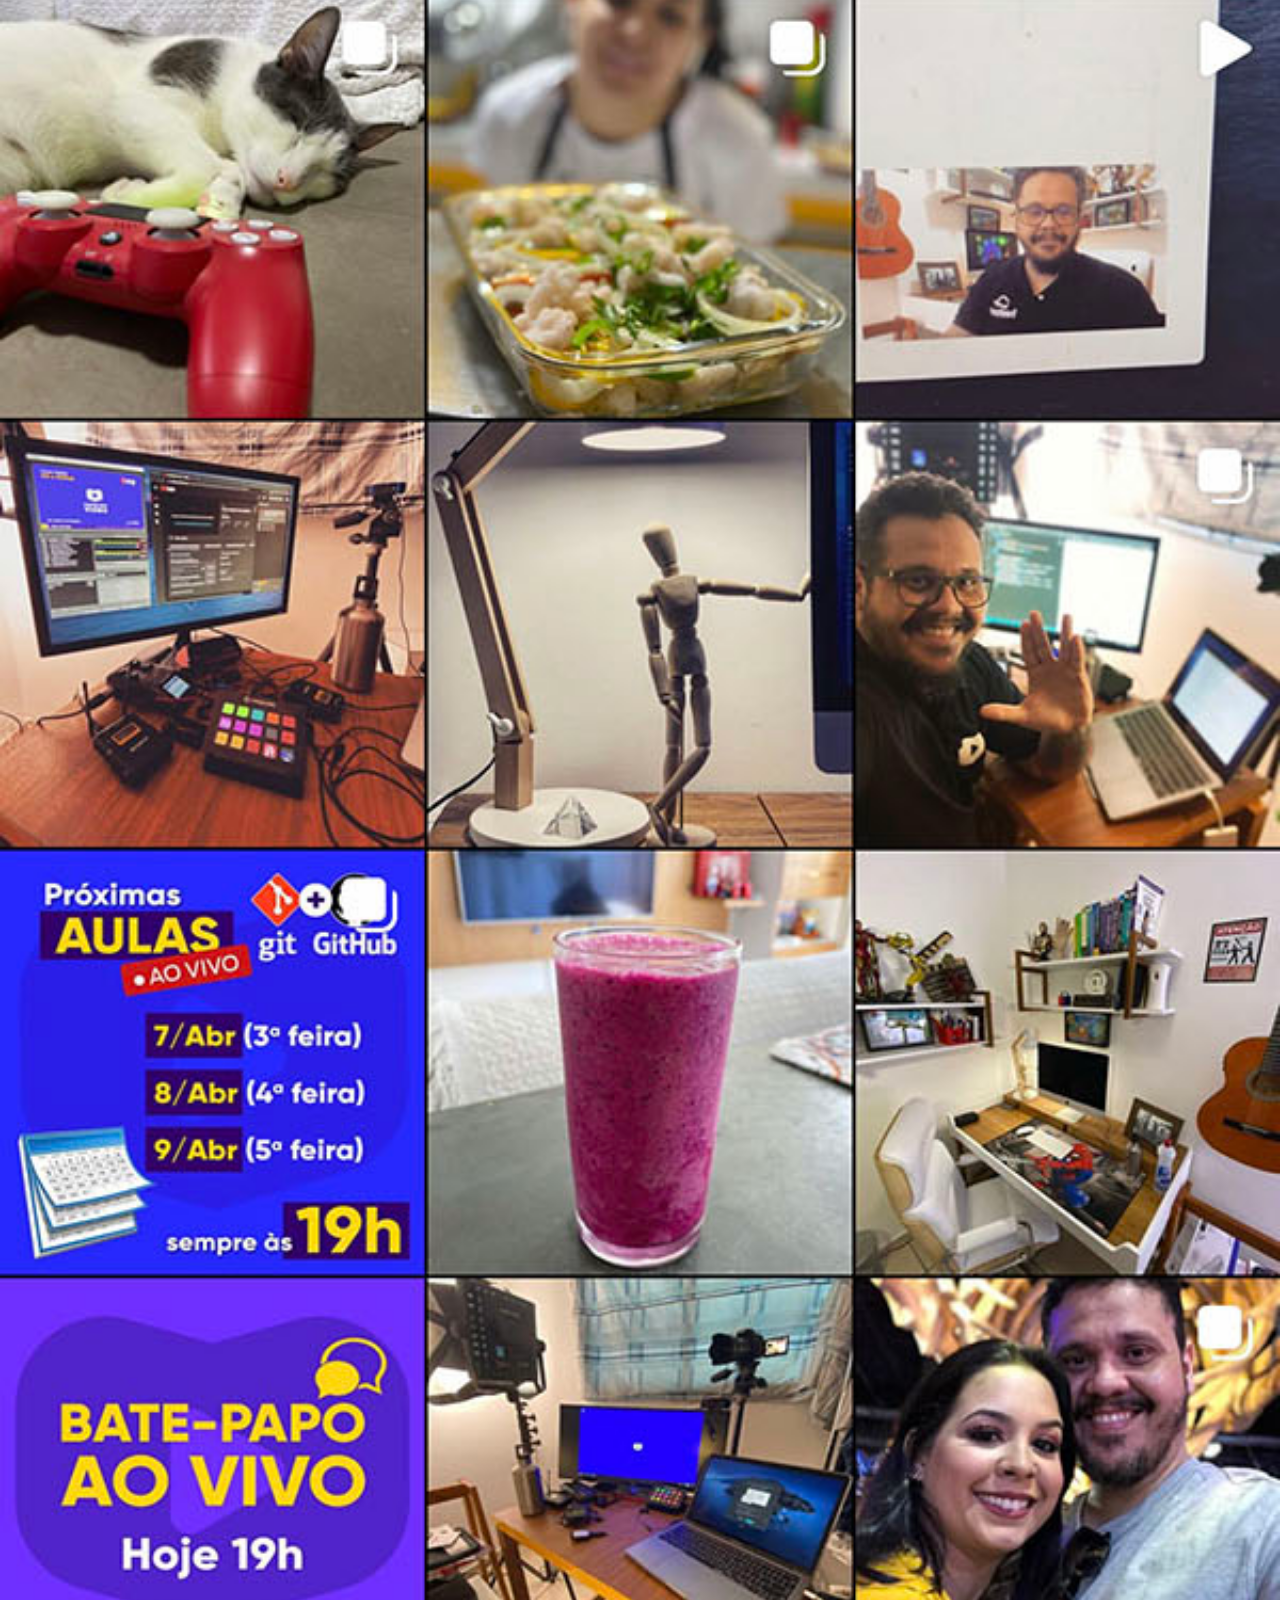
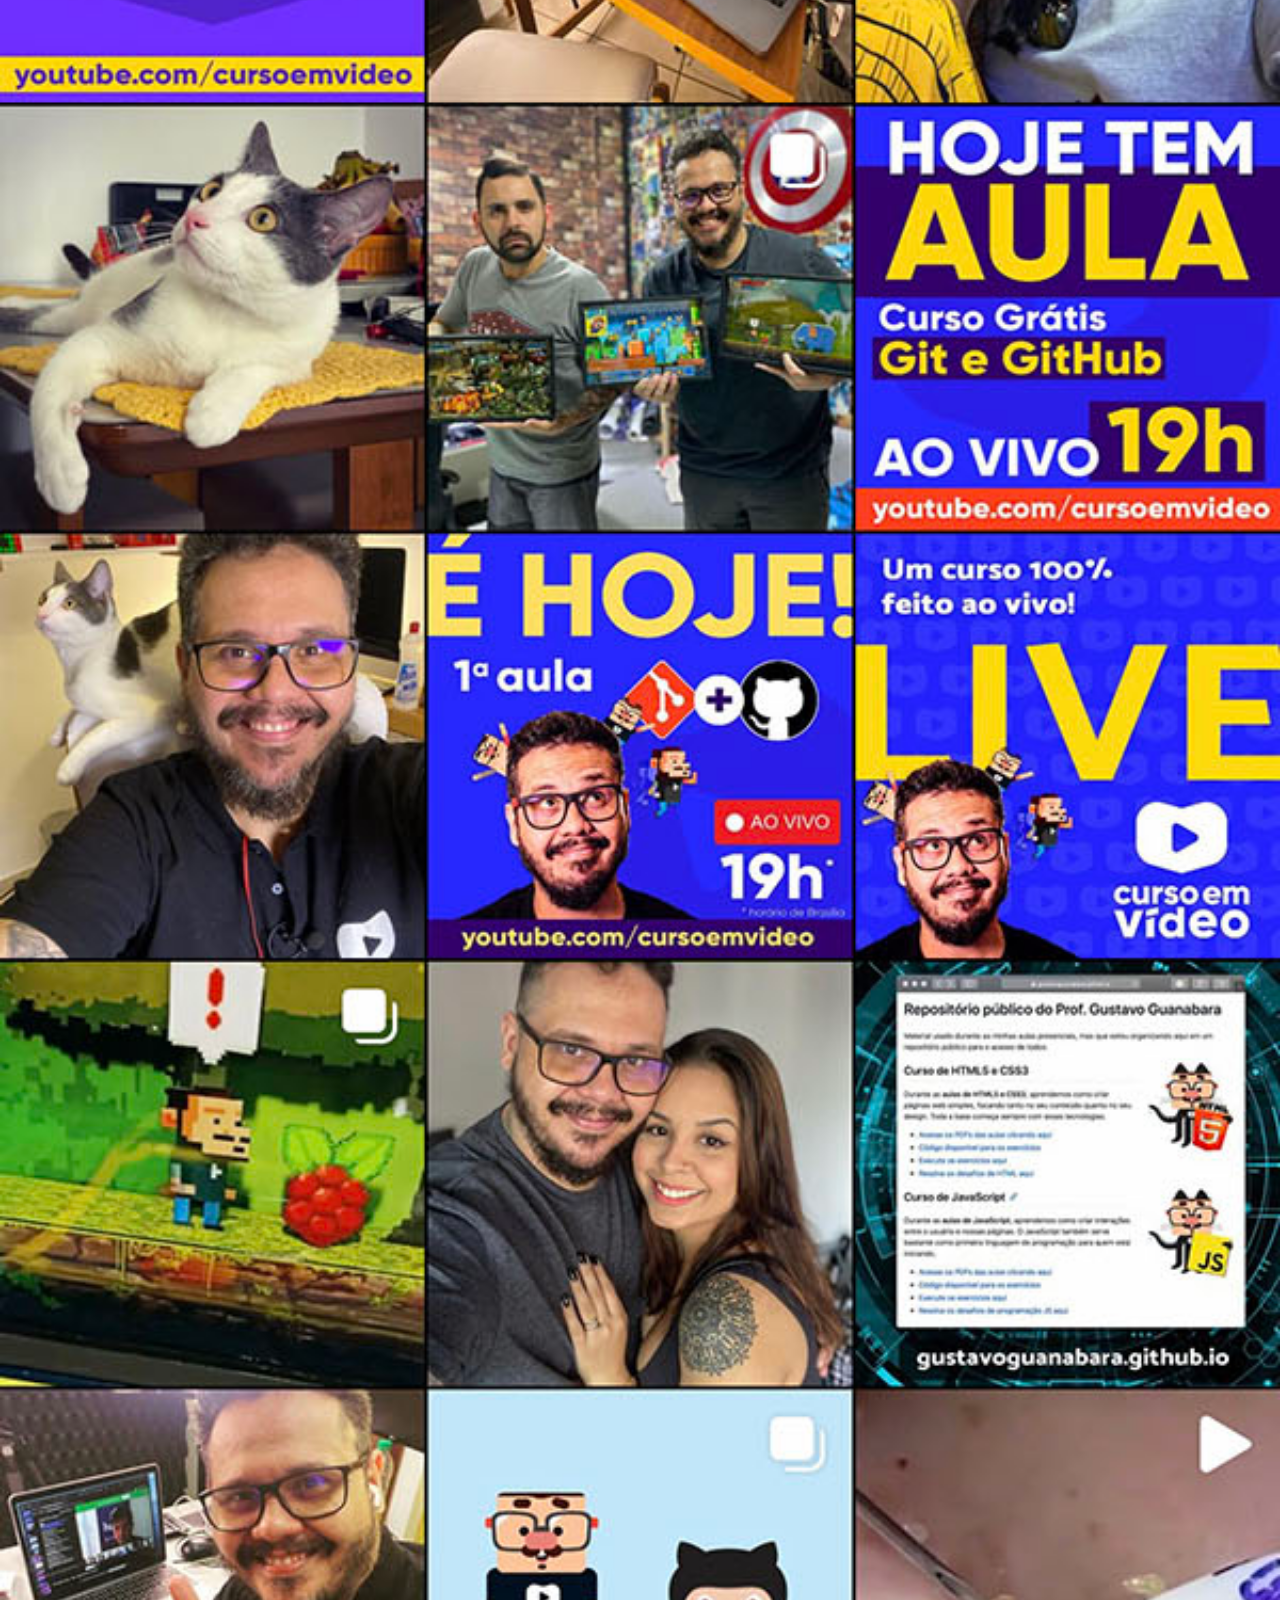
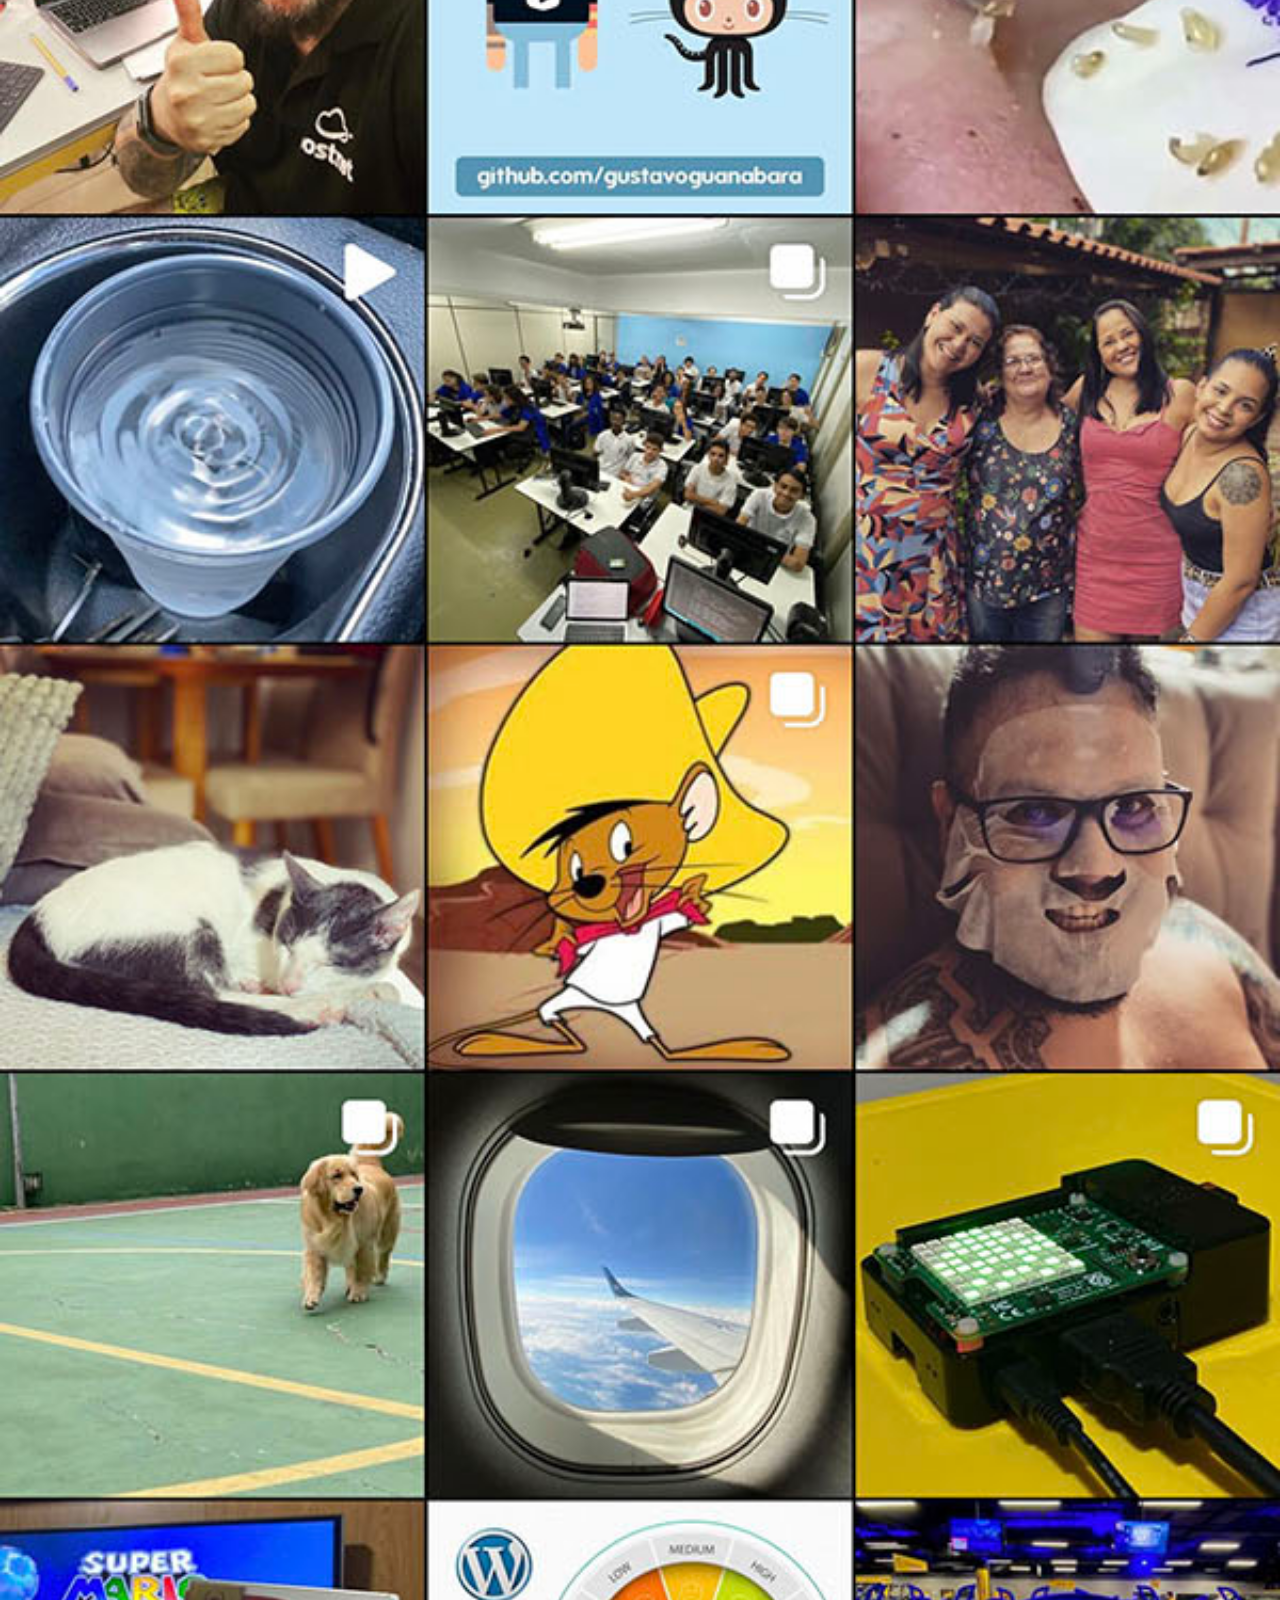
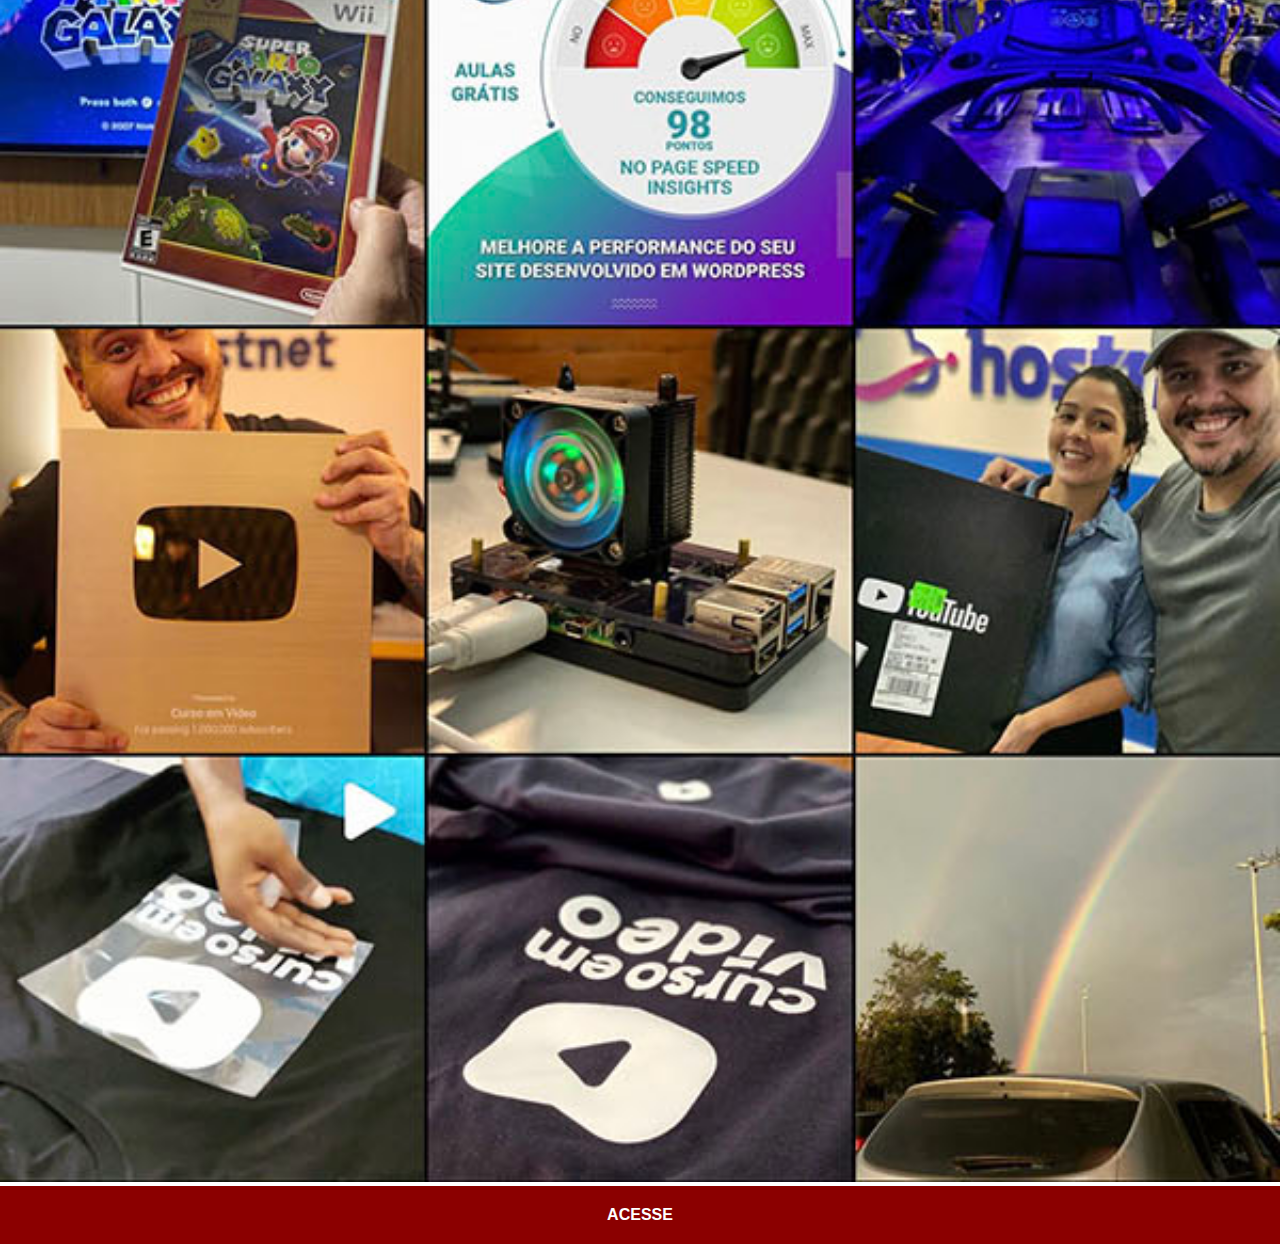
<file: instagram.html>
<!DOCTYPE html>
<html lang="pt-br">
<head>
    <meta charset="UTF-8">
    <meta http-equiv="X-UA-Compatible" content="IE=edge">
    <meta name="viewport" content="width=device-width, initial-scale=1.0">
    <title>Instagram</title>

    <link rel="stylesheet" href="estilos/social.css">
</head>

<body>
    <img src="imagens/tela-instagram.jpg" alt="Instagram">
    <a href="https://www.instagram.com" target="_blank">ACESSE</a>
    
</body>
</html>
</file>
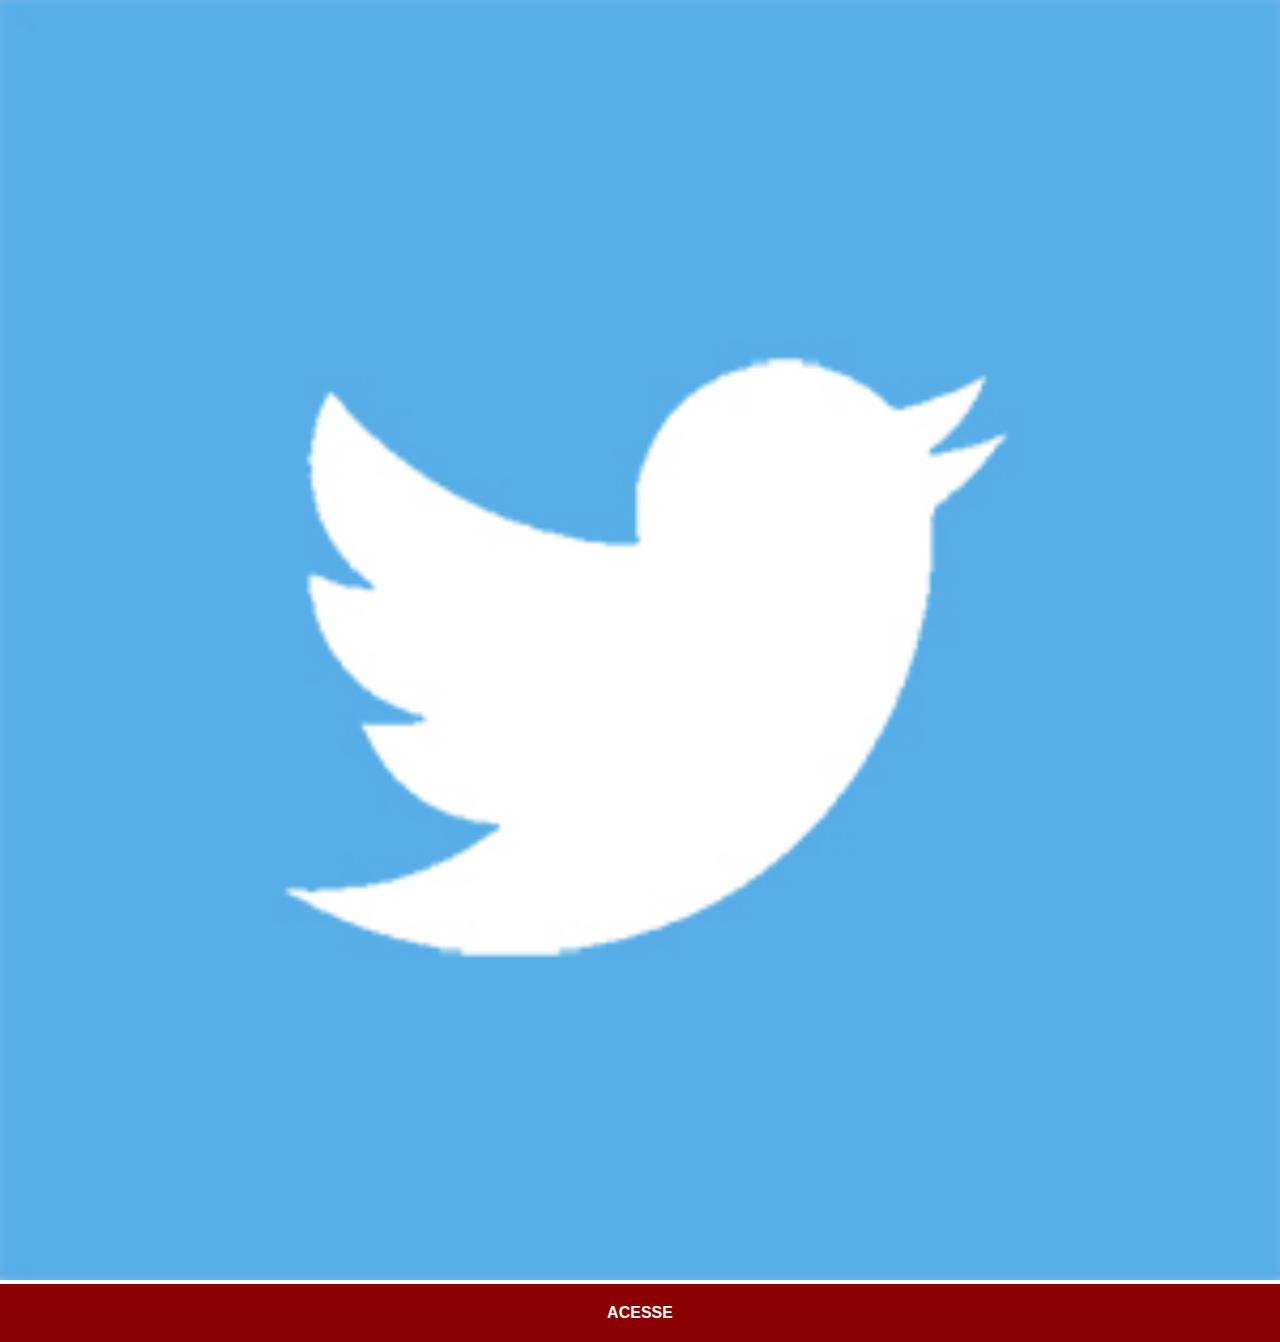
<file: twitter.html>
<!DOCTYPE html>
<html lang="pt-br">
<head>
    <meta charset="UTF-8">
    <meta http-equiv="X-UA-Compatible" content="IE=edge">
    <meta name="viewport" content="width=device-width, initial-scale=1.0">
    <title>Twitter</title>

    <link rel="stylesheet" href="estilos/social.css">
</head>

<body>
    <img src="imagens/logo-twitter.jpg" alt="Twitter">
    <a href="https://www.twitter.com" target="_blank">ACESSE</a>
    
</body>
</html>
</file>
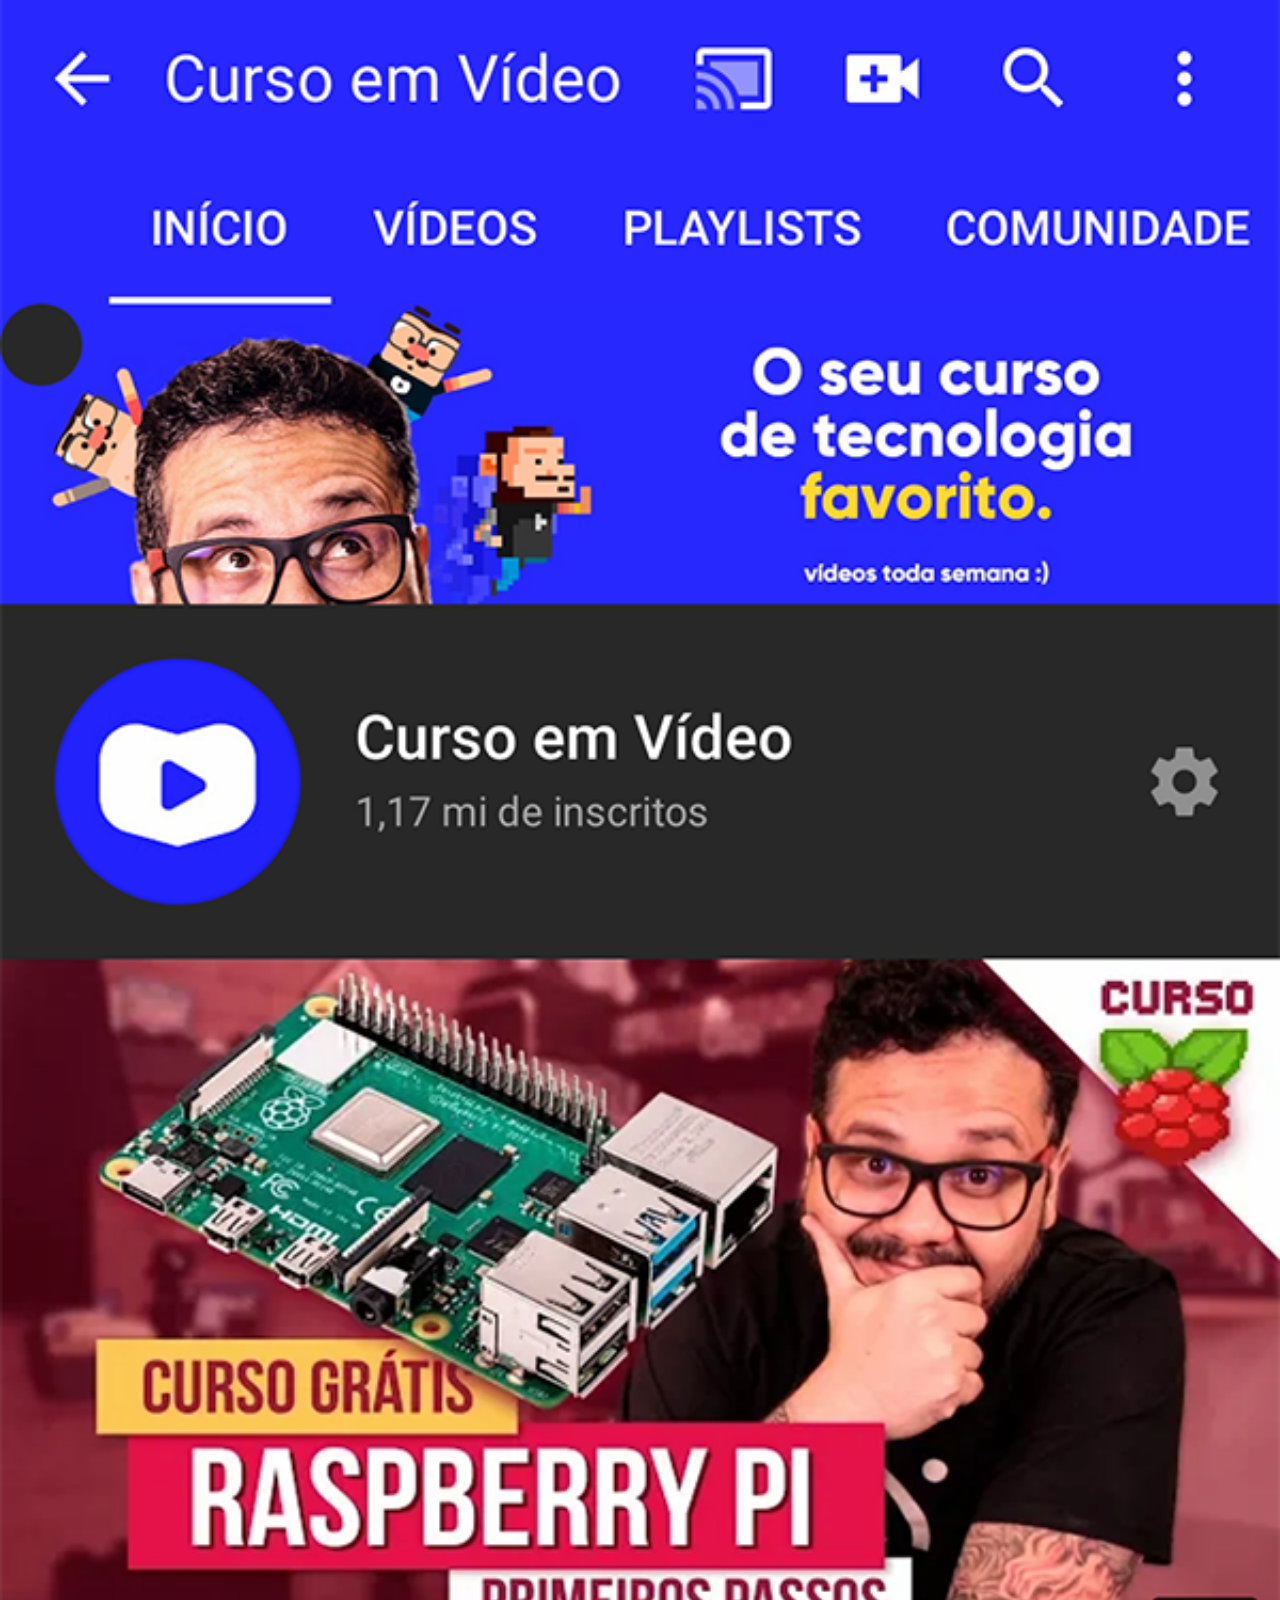
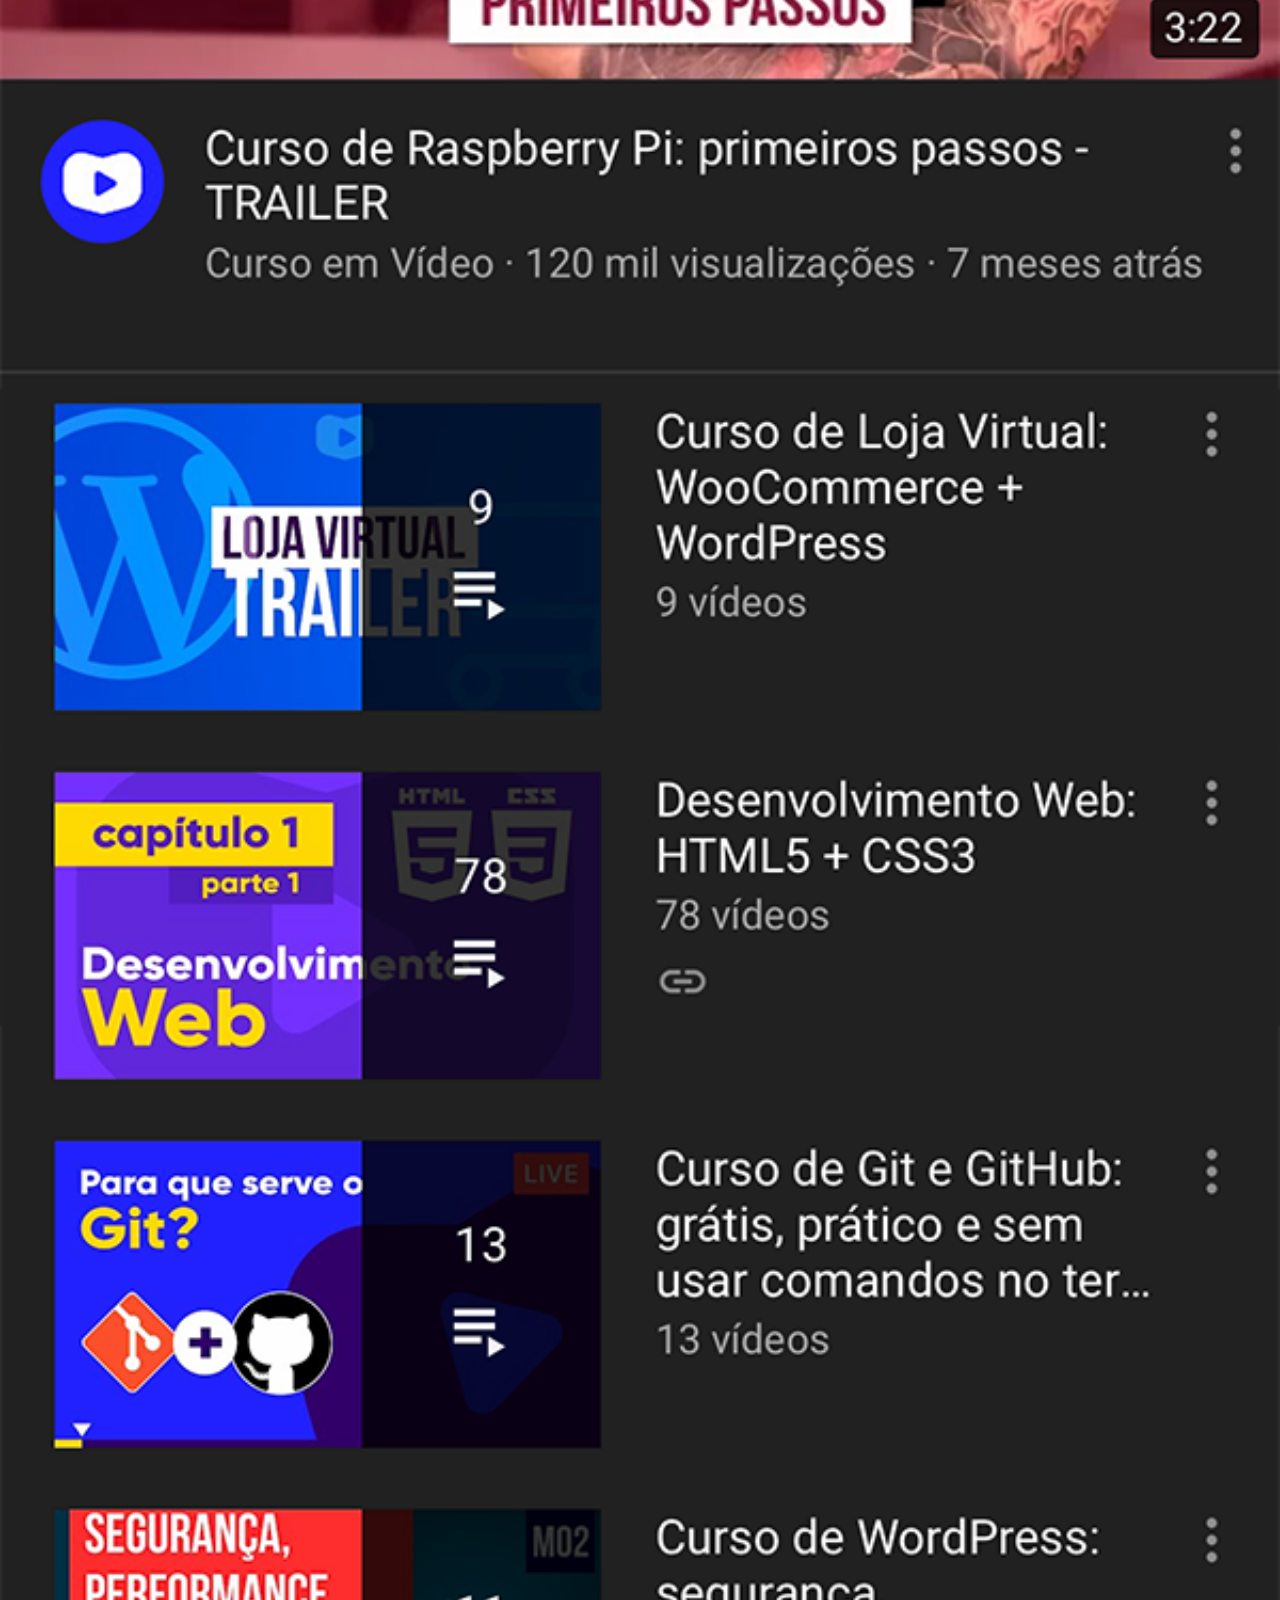
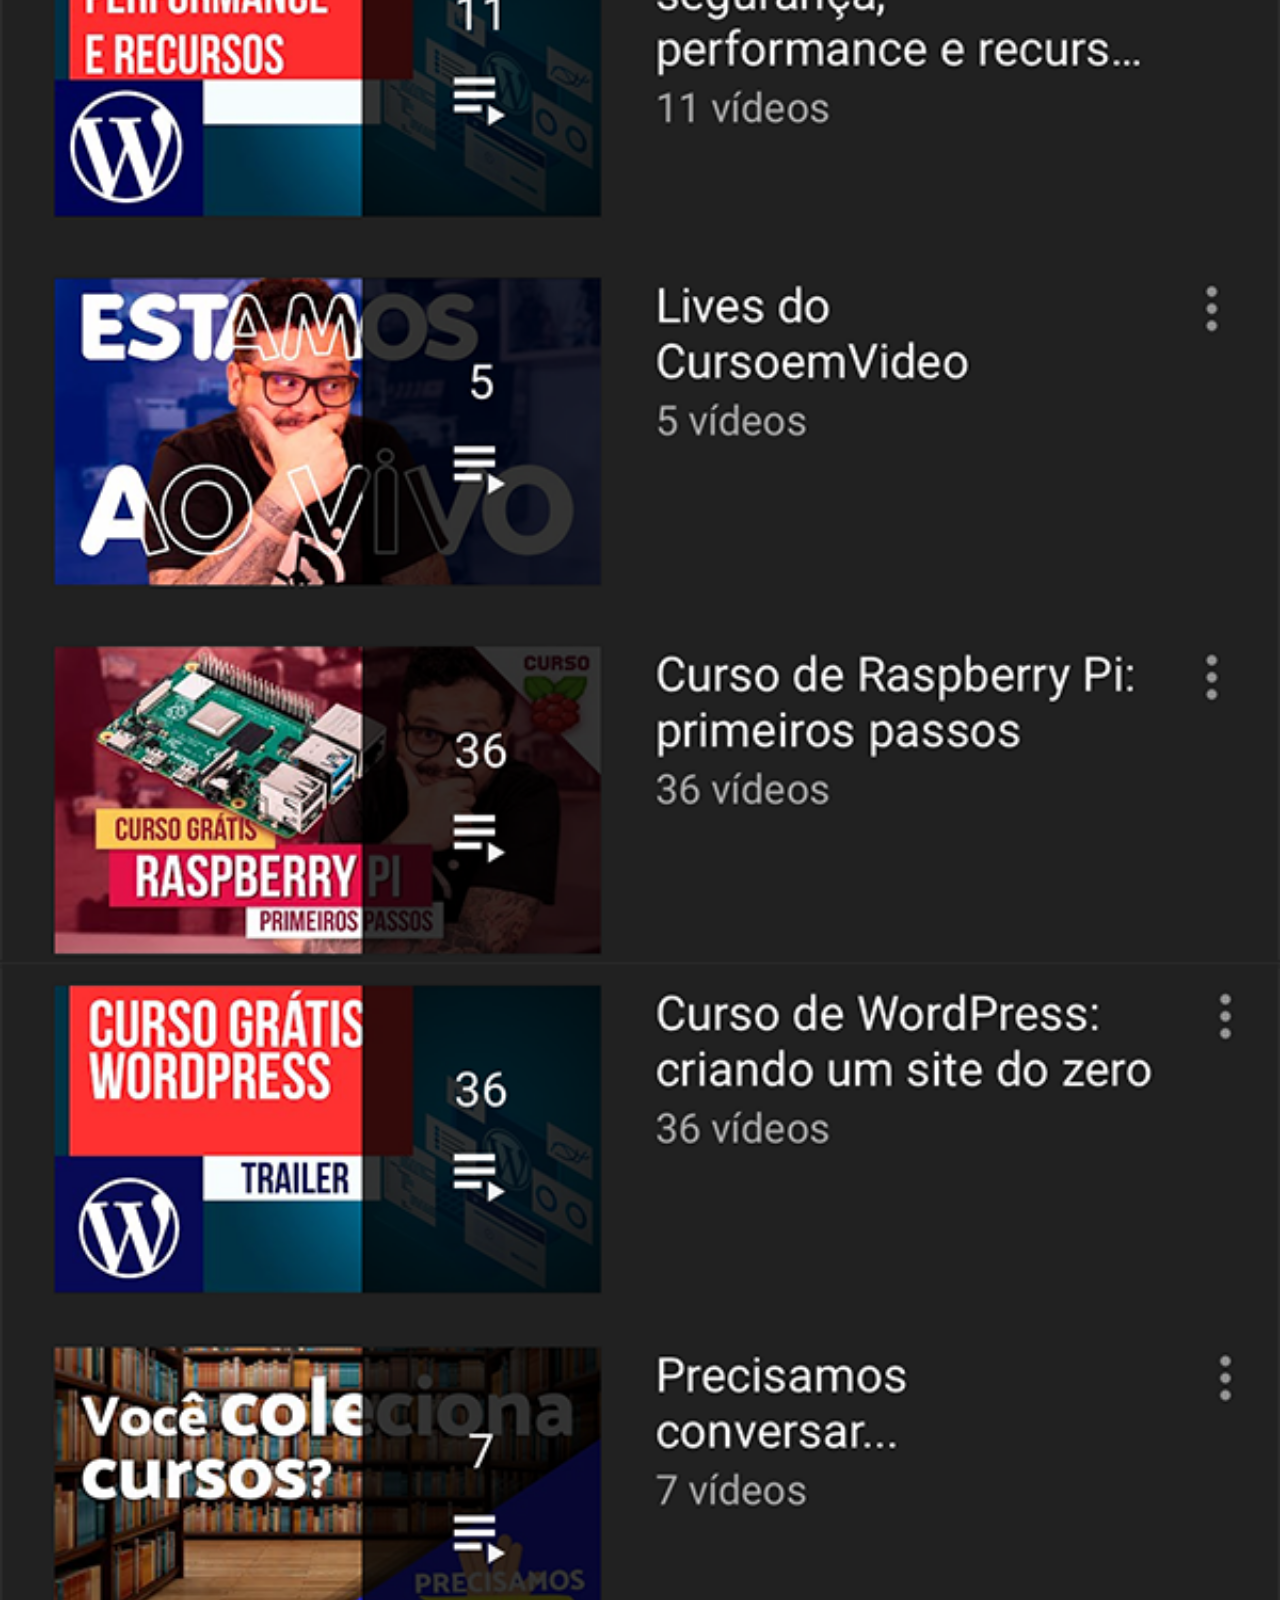
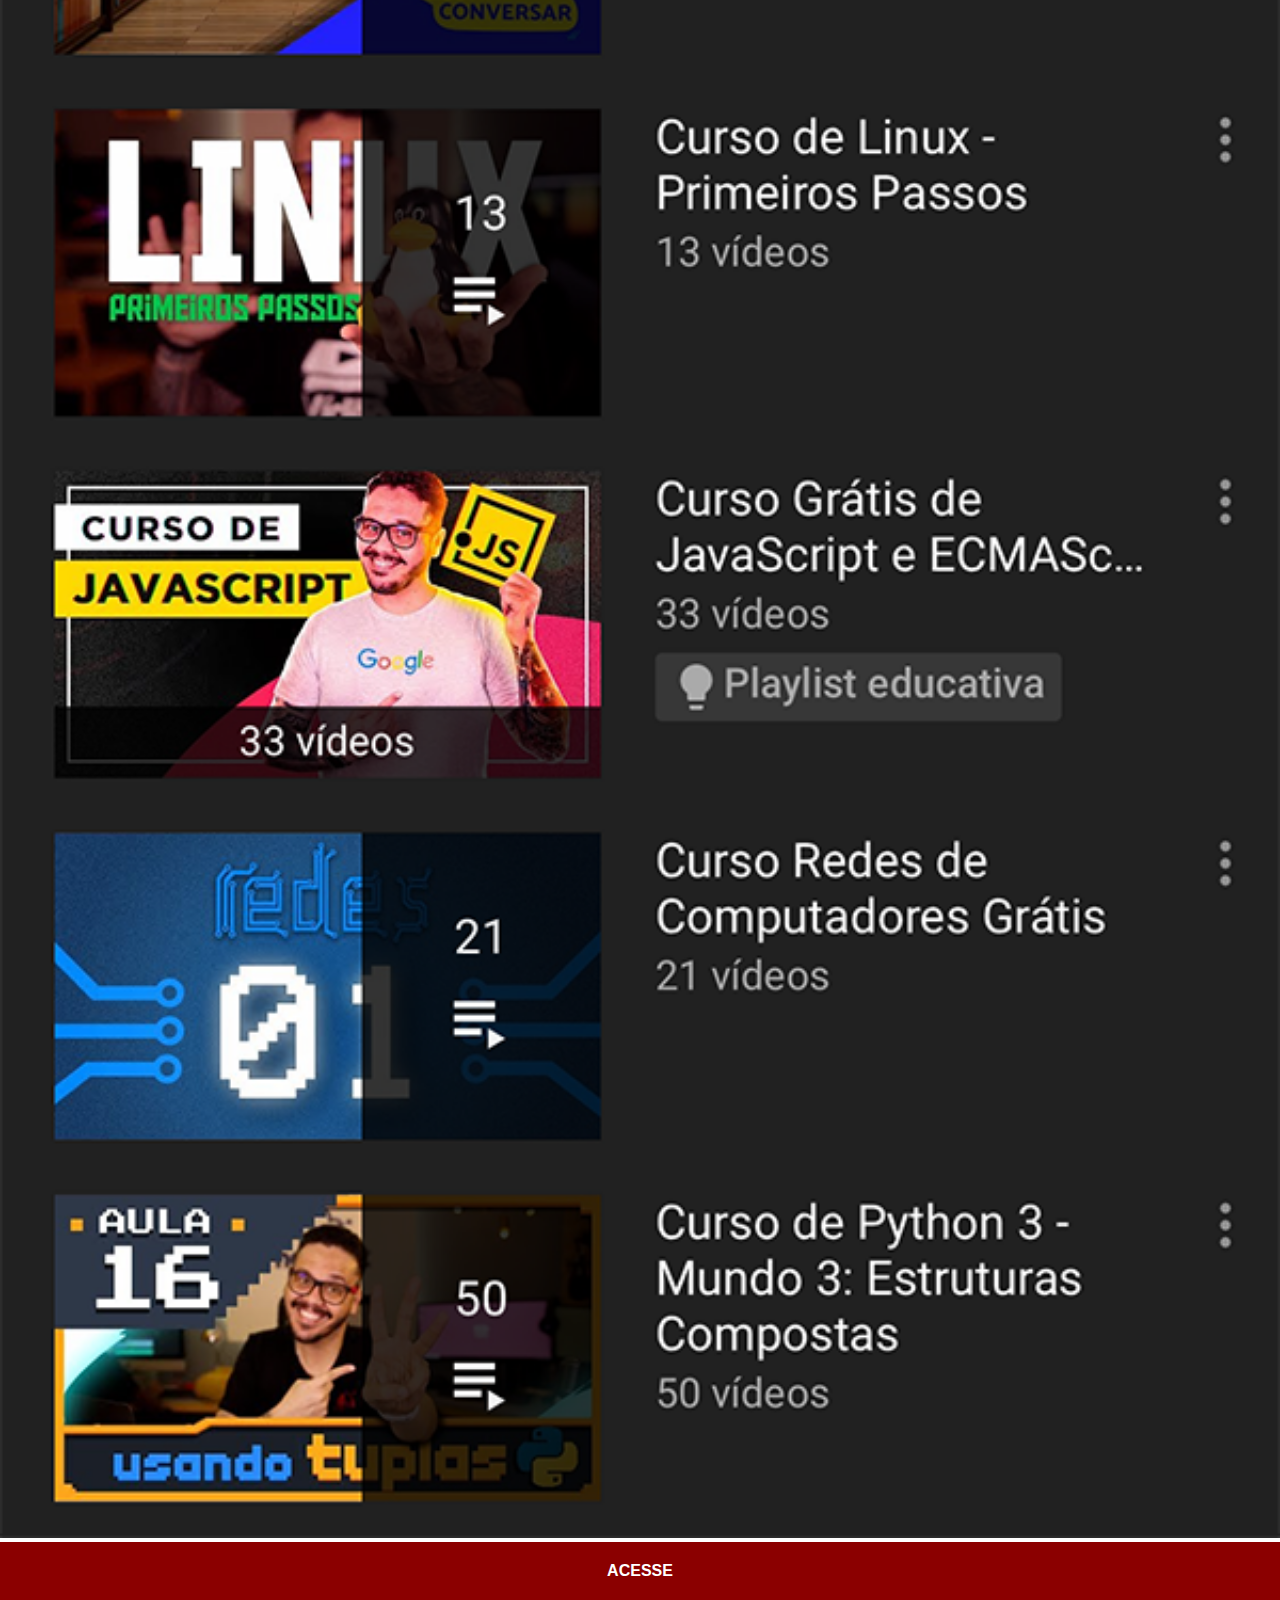
<file: youtube.html>
<!DOCTYPE html>
<html lang="pt-br">

<head>
    <meta charset="UTF-8">
    <meta http-equiv="X-UA-Compatible" content="IE=edge">
    <meta name="viewport" content="width=device-width, initial-scale=1.0">
    <title>YouTube</title>

    <link rel="stylesheet" href="estilos/social.css">

</head>


<body>
    <img src="imagens/tela-youtube.png" alt="YouTube">
    <a href="https://www.youtube.com/user/cursoemvideo/playlists" target="_blank">ACESSE</a>
</body>

</html>
</file>
<file: estilos/style.css>
@charset "UTF-8";

* {
    margin:0px;
    padding:0px;
    font-family: Arial, Helvetica, sans-serif;
}

html,body{
    height: 100vh;
    width: 100vw;
    background-color: black;
}

body{
    background: url("../imagens/fundo-madeira.jpg") no-repeat top center;
    background-size: cover;
    background-attachment: fixed;
}

main{
    height: 100vh;
    position: relative;
}

section#telefone{
    position: absolute;
    top:50%;
    left:50%;
    transform: translate(-50%,-50%);

    height: 627px;
    width:311px;
    background: url("../imagens/frame-iphone.png") no-repeat;
}

iframe#tela{
    position: relative;
    top:80px;
    left:22px;
    width: 267px;
    height:471px;
}

section#redes-sociais img{
    width: 50px;
    margin:10px;
    border-radius: 50%;
    box-shadow: 2px,2px,5px,rgba(0, 0, 0, 0.400);
    box-sizing: border-box;
}

section#redes-sociais img:hover{
    border:2px solid rgba(255, 255, 255, 0.637);
    transform: translate(-3px,-3px);
    box-shadow: 5px 5px 10px rgba(0, 0, 0, 0.623);
    transition:transform .3s;
    border: .1s;
}
</file>
<file: estilos/social.css>
@charset "UTF-8";

*{
    margin:0px;
    padding:0px;
    font-family: Arial, Helvetica, sans-serif;
}

::-webkit-scrollbar{
    width:0px;
    height:0px;
}

img{
    width:100vw;
    size: 100%;
}

a{
  display:block;  
  background-color: darkred;
  color:white;
  padding:20px;
  text-align:center;
  font-weight: bolder;
  text-decoration:none;
}

a:hover{
    background-color: red;
}
</file>
